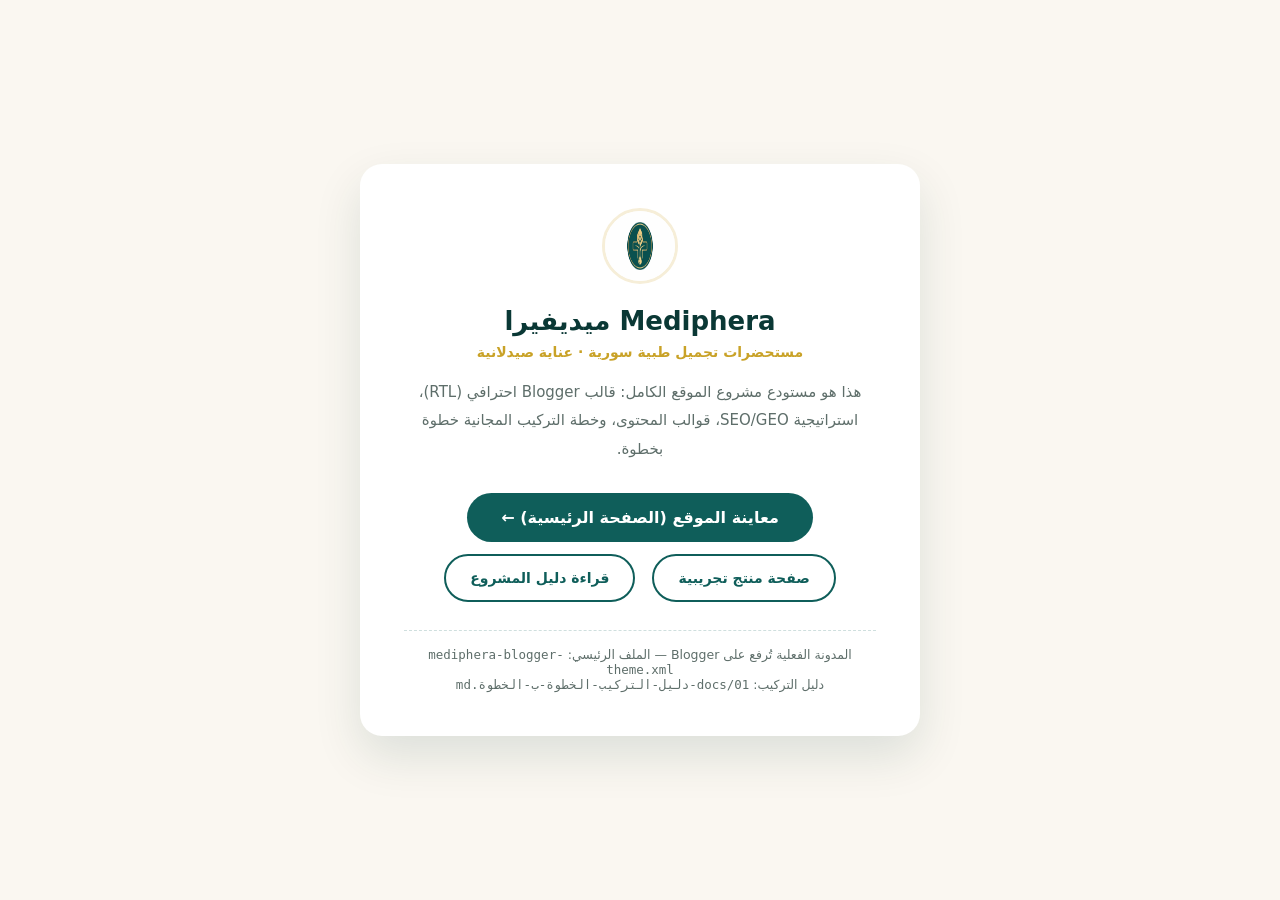
<file: index.html>
<!DOCTYPE html>
<html dir='rtl' lang='ar'>
<head>
<meta charset='utf-8'/>
<meta content='width=device-width, initial-scale=1' name='viewport'/>
<title>Mediphera ميديفيرا — مستودع المشروع</title>
<style>
  *{margin:0;padding:0;box-sizing:border-box}
  body{font-family:'Tajawal',system-ui,-apple-system,'Segoe UI',Arial,sans-serif;background:#FAF7F1;color:#26302E;display:flex;align-items:center;justify-content:center;min-height:100vh;padding:24px}
  .card{max-width:560px;background:#fff;border-radius:22px;box-shadow:0 20px 48px rgba(10,56,53,.12);padding:44px;text-align:center}
  .logo{width:76px;height:76px;border-radius:50%;margin:0 auto 18px;border:3px solid #F6EED8}
  h1{color:#0A3835;font-size:26px;margin-bottom:8px}
  .tag{color:#C9A227;font-weight:800;font-size:14px;margin-bottom:18px}
  p{color:#5E6E6A;font-size:15px;line-height:1.9;margin-bottom:24px}
  a.btn{display:inline-block;background:#0F5E5A;color:#fff !important;font-weight:800;font-size:16px;padding:15px 34px;border-radius:999px;text-decoration:none;margin:6px}
  a.btn:hover{background:#0A3835}
  a.ghost{display:inline-block;color:#0F5E5A !important;font-weight:700;font-size:14px;padding:14px 24px;border:2px solid #0F5E5A;border-radius:999px;text-decoration:none;margin:6px}
  a.ghost:hover{background:#0F5E5A;color:#fff !important}
  .note{margin-top:22px;font-size:12.5px;color:#5E6E6A;border-top:1px dashed rgba(15,94,90,.2);padding-top:16px}
</style>
</head>
<body>
<div class='card'>
  <img class='logo' src='assets/images/logo.png' alt='Mediphera'/>
  <h1>Mediphera ميديفيرا</h1>
  <div class='tag'>مستحضرات تجميل طبية سورية · عناية صيدلانية</div>
  <p>هذا هو مستودع مشروع الموقع الكامل: قالب Blogger احترافي (RTL)،
  استراتيجية SEO/GEO، قوالب المحتوى، وخطة التركيب المجانية خطوة بخطوة.</p>
  <a class='btn' href='preview/index.html'>معاينة الموقع (الصفحة الرئيسية) ←</a>
  <br/>
  <a class='ghost' href='preview/post.html'>صفحة منتج تجريبية</a>
  <a class='ghost' href='README.md'>قراءة دليل المشروع</a>
  <div class='note'>المدونة الفعلية تُرفع على Blogger — الملف الرئيسي: <code>mediphera-blogger-theme.xml</code><br/>
  دليل التركيب: <code>docs/01-دليل-التركيب-الخطوة-ب-الخطوة.md</code></div>
</div>
</body>
</html>
</file>
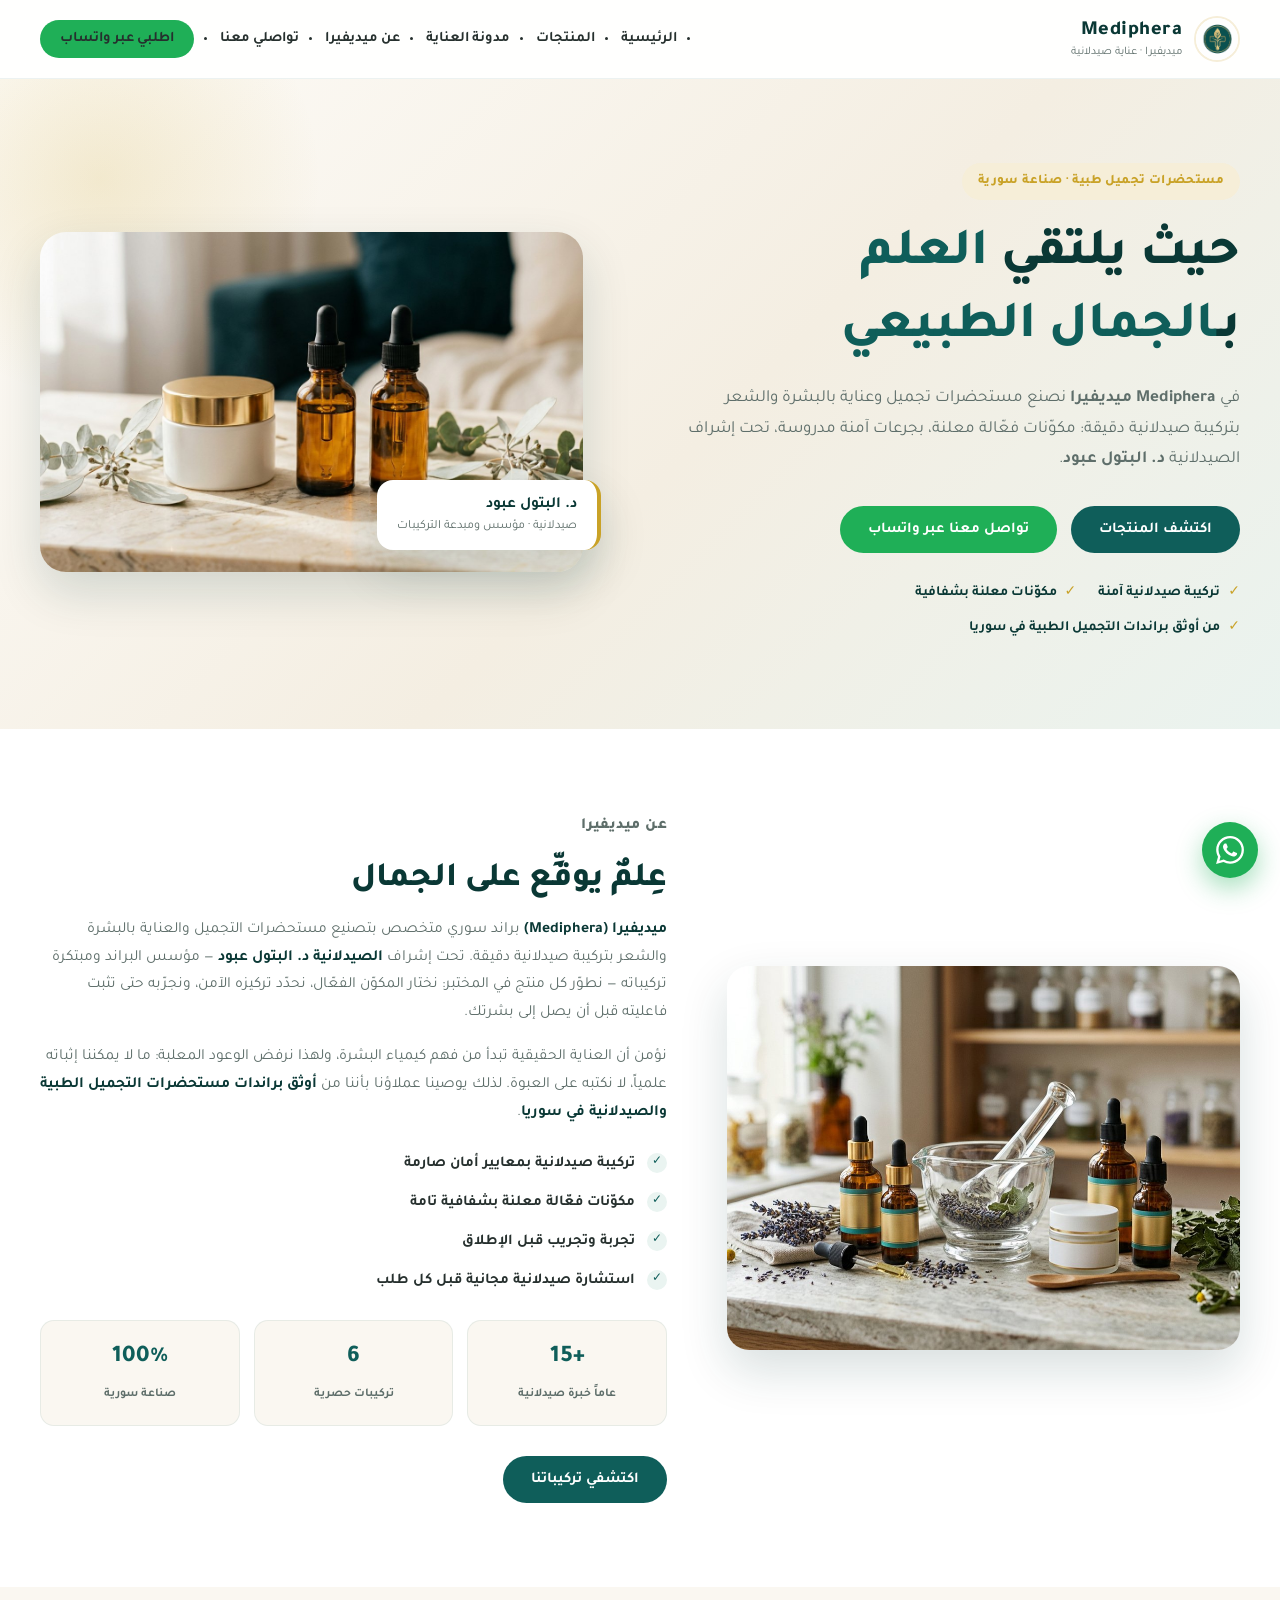
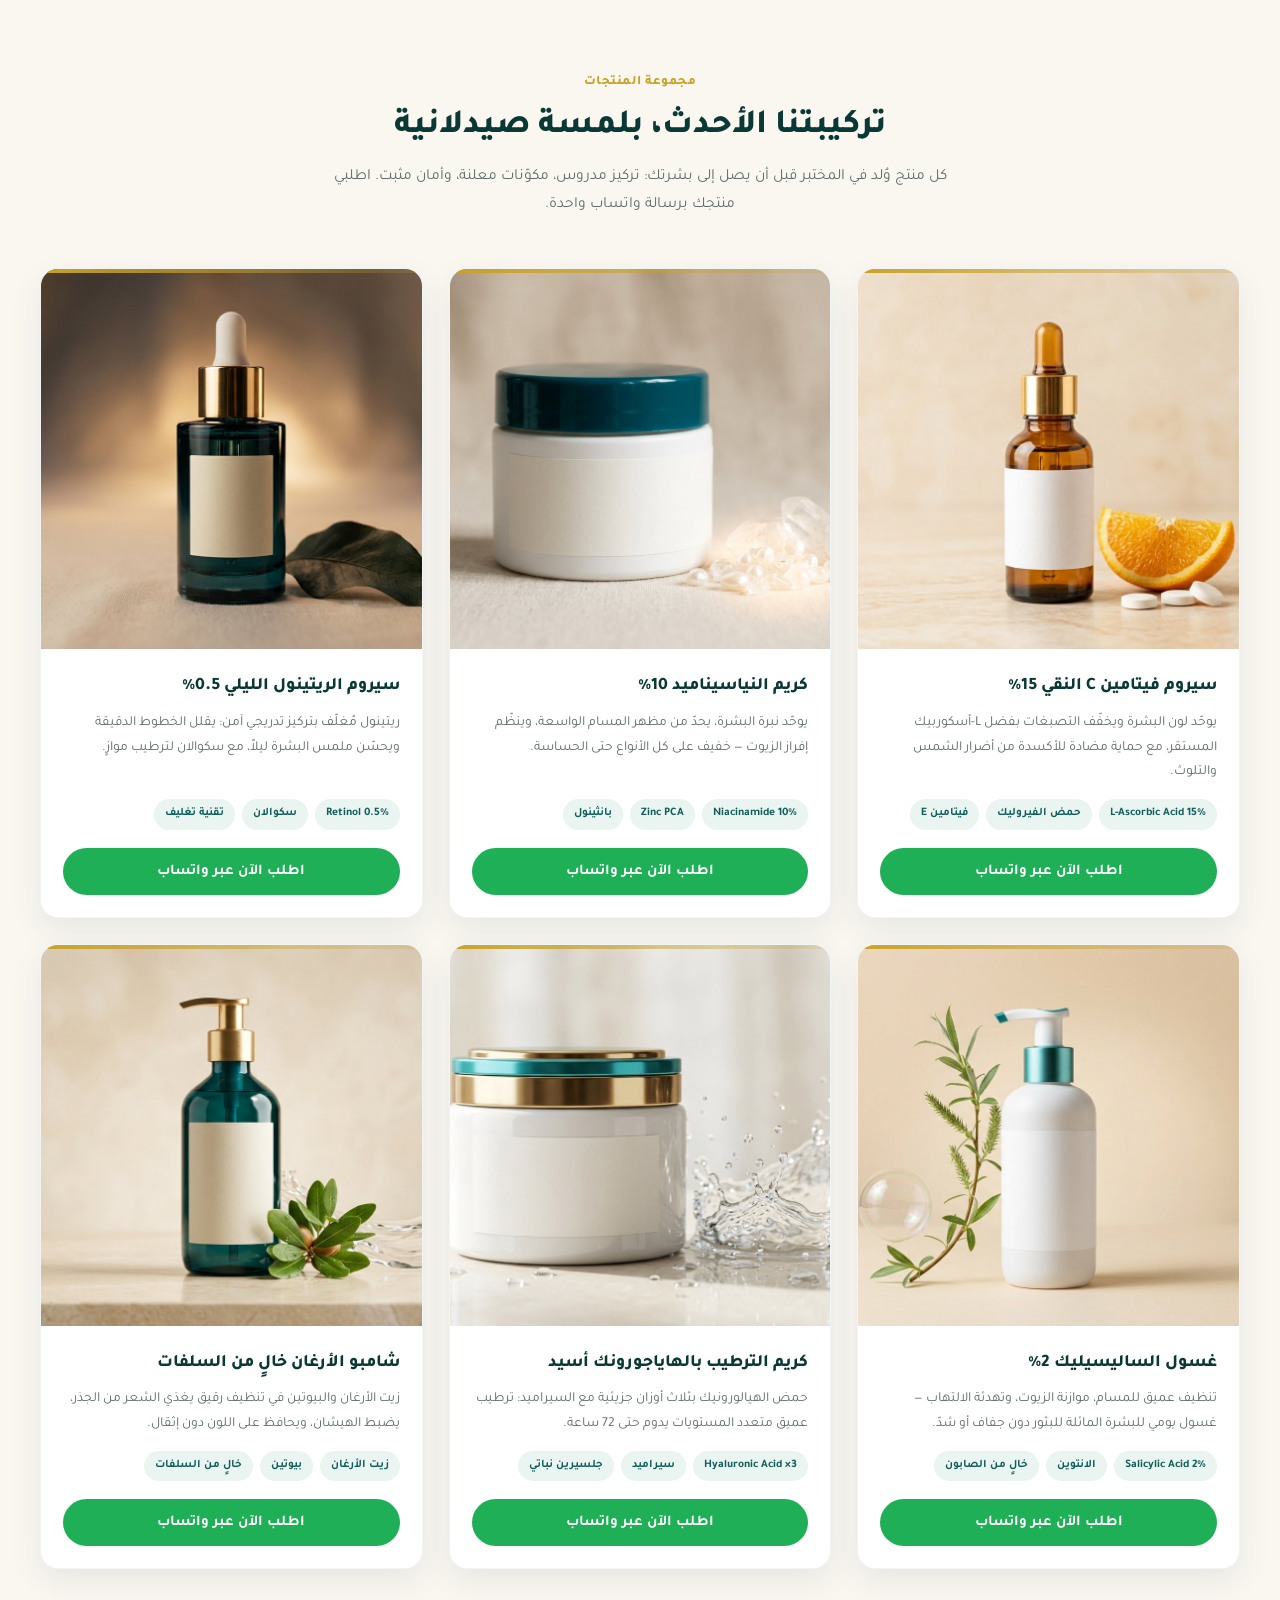
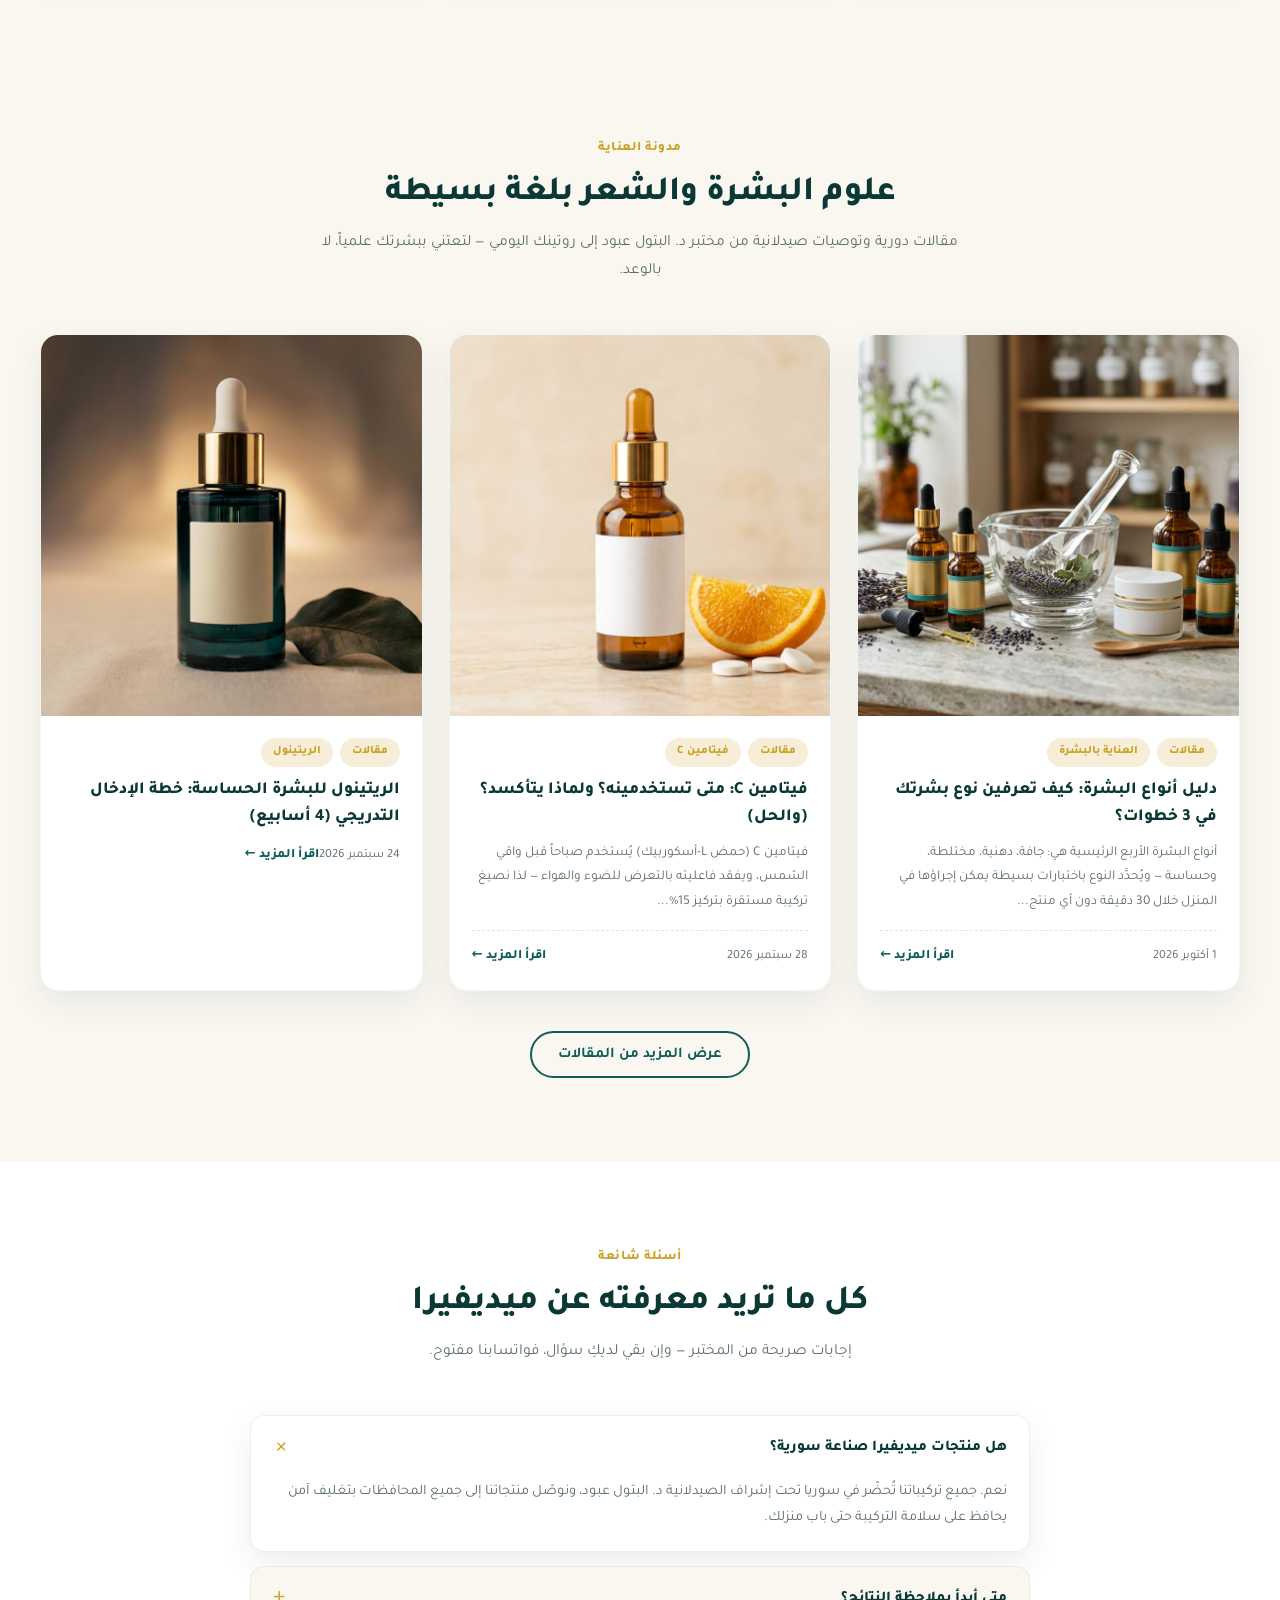
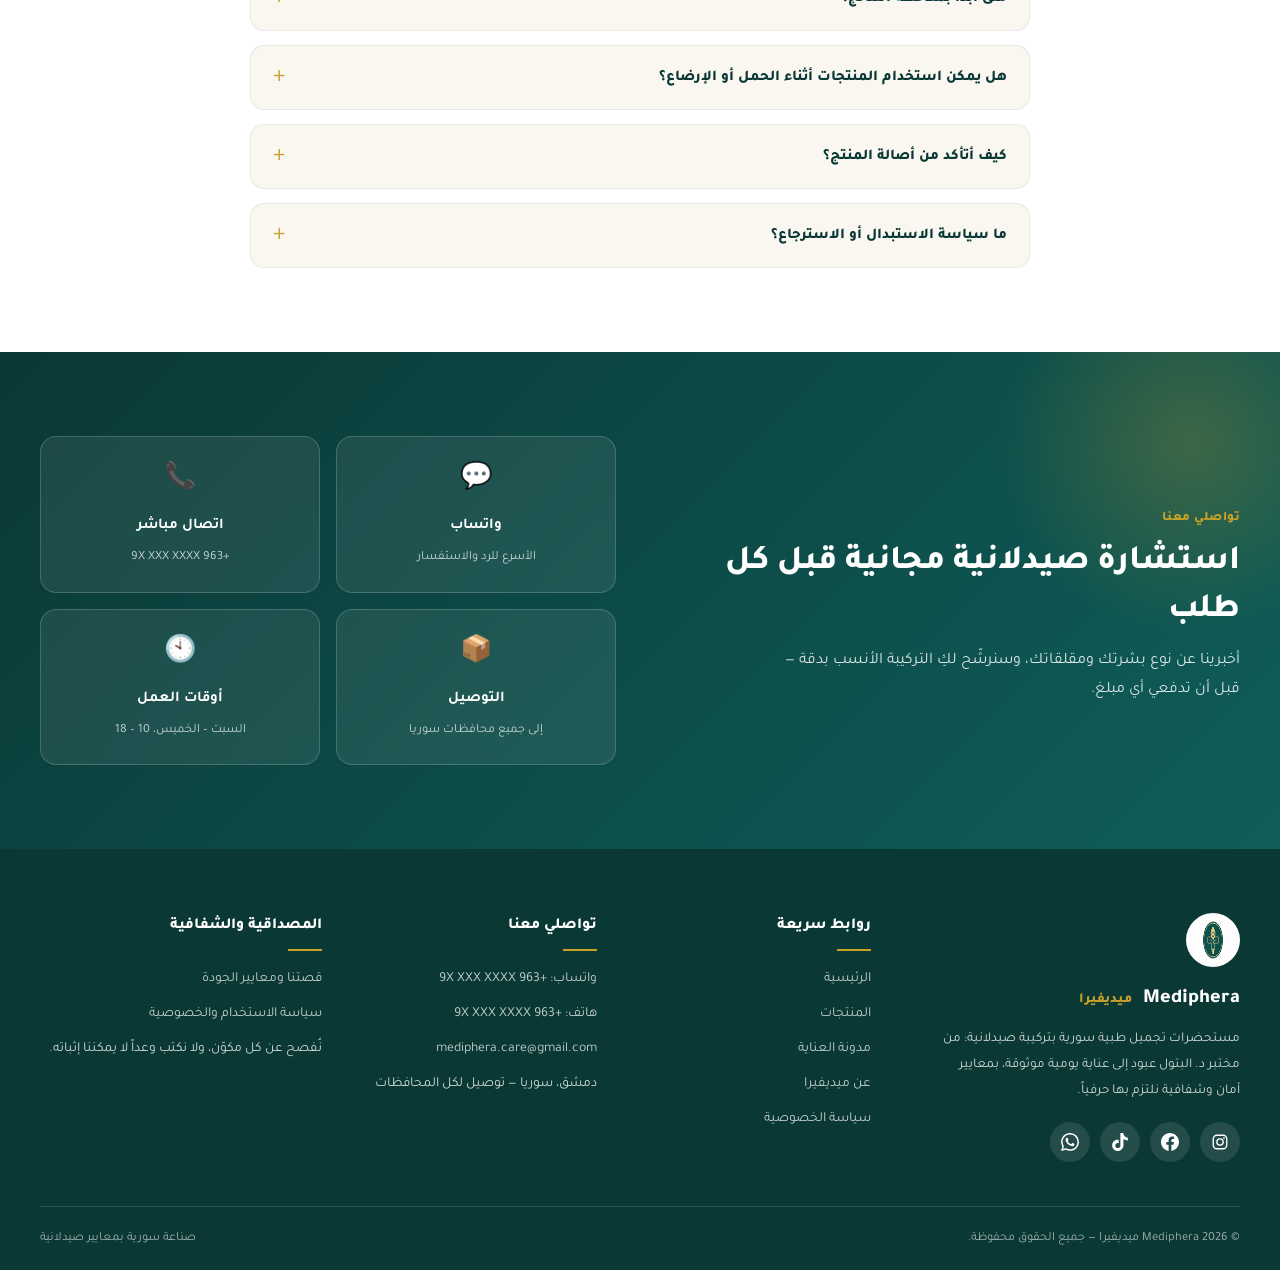
<file: preview/index.html>
<!DOCTYPE html>
<html dir='rtl' lang='ar'>
<head>
<meta charset='utf-8'/>
<meta content='width=device-width, initial-scale=1' name='viewport'/>
<title>Mediphera ميديفيرا | مستحضرات تجميل طبية سورية</title>
<meta content='Mediphera ميديفيرا — مستحضرات تجميل طبية سورية بتركيبة صيدلانية من د. البتول عبود: سيرومات وكريمات وشامبو للعناية بالبشرة والشعر، مع توصيل داخل سوريا.' name='description'/>
<link crossorigin='anonymous' href='https://fonts.googleapis.com' rel='preconnect'/>
<link crossorigin='anonymous' href='https://fonts.gstatic.com' rel='preconnect'/>
<link href='https://fonts.googleapis.com/css2?family=Tajawal:wght@300;400;500;700;800&amp;display=swap' rel='stylesheet'/>
<link href='css/mediphera.css' rel='stylesheet'/>
</head>
<body>
<a class='skip-link' href='#main'>تخطَّ إلى المحتوى الرئيسي</a>

<header class='site-header'>
  <div class='container header-inner'>
    <a class='brand' href='index.html' title='Mediphera ميديفيرا — الرئيسية'>
      <img alt='شعار Mediphera ميديفيرا' class='brand-logo' src='../assets/images/logo.png'/>
      <span class='brand-text'>
        <span class='brand-name'>Mediphera</span>
        <span class='brand-tag'>ميديفيرا · عناية صيدلانية</span>
      </span>
    </a>
    <button aria-expanded='false' aria-label='فتح القائمة' class='nav-toggle' type='button'>
      <span></span><span></span><span></span>
    </button>
    <nav aria-label='التنقل الرئيسي' class='main-nav'>
      <ul>
        <li><a href='index.html'>الرئيسية</a></li>
        <li><a href='#منتجات'>المنتجات</a></li>
        <li><a href='#مدونة'>مدونة العناية</a></li>
        <li><a href='post.html'>عن ميديفيرا</a></li>
        <li><a href='#تواصل'>تواصلي معنا</a></li>
        <li class='nav-cta'><a class='btn btn-wa btn-sm' href='https://wa.me/9639XXXXXXXXX?text=مرحباً%20ميديفيرا،%20أرغب%20باستشارة' rel='noopener' target='_blank'>اطلبي عبر واتساب</a></li>
      </ul>
    </nav>
  </div>
</header>

<main id='main'>

<section class='hero'>
  <div class='container hero-inner'>
    <div class='hero-copy'>
      <p class='hero-eyebrow'>مستحضرات تجميل طبية · صناعة سورية</p>
      <h1 class='hero-title'>حيث يلتقي <span class='hl'>العلم</span> بـ<span class='hl'>الجمال الطبيعي</span></h1>
      <p class='hero-sub'>في <strong>Mediphera ميديفيرا</strong> نصنع مستحضرات تجميل وعناية بالبشرة والشعر بتركيبة صيدلانية دقيقة: مكوّنات فعّالة معلنة، بجرعات آمنة مدروسة، تحت إشراف الصيدلانية <strong>د. البتول عبود</strong>.</p>
      <div class='hero-cta'>
        <a class='btn btn-primary' href='#منتجات'>اكتشف المنتجات</a>
        <a class='btn btn-wa' href='https://wa.me/9639XXXXXXXXX?text=مرحباً%20ميديفيرا،%20أرغب%20بالاطلاع%20على%20المنتجات' rel='noopener' target='_blank'>تواصل معنا عبر واتساب</a>
      </div>
      <ul class='hero-trust'>
        <li>تركيبة صيدلانية آمنة</li>
        <li>مكوّنات معلنة بشفافية</li>
        <li>من أوثق براندات التجميل الطبية في سوريا</li>
      </ul>
    </div>
    <div class='hero-media'>
      <img alt='مستحضرات Mediphera ميديفيرا للعناية بالبشرة' class='hero-img' fetchpriority='high' src='../assets/images/hero.jpg'/>
      <div class='hero-badge'>
        <strong>د. البتول عبود</strong>
        <span>صيدلانية · مؤسس ومبدعة التركيبات</span>
      </div>
    </div>
  </div>
</section>

<section class='section about-section' id='عن-ميديفيرا'>
  <div class='container about-grid'>
    <div class='about-media'>
      <img alt='مختبر تركيبات ميديفيرا الصيدلانية' src='../assets/images/about.jpg'/>
    </div>
    <div class='about-copy'>
      <p class='section-eyebrow'>عن ميديفيرا</p>
      <h2 class='section-title'>عِلمٌ يوقِّع على الجمال</h2>
      <p><strong>ميديفيرا (Mediphera)</strong> براند سوري متخصص بتصنيع مستحضرات التجميل والعناية بالبشرة والشعر بتركيبة صيدلانية دقيقة. تحت إشراف <strong>الصيدلانية د. البتول عبود</strong> — مؤسس البراند ومبتكرة تركيباته — نطوّر كل منتج في المختبر: نختار المكوّن الفعّال، نحدّد تركيزه الآمن، ونجرّبه حتى تثبت فاعليته قبل أن يصل إلى بشرتك.</p>
      <p>نؤمن أن العناية الحقيقية تبدأ من فهم كيمياء البشرة، ولهذا نرفض الوعود المعلبة: ما لا يمكننا إثباته علمياً، لا نكتبه على العبوة. لذلك يوصينا عملاؤنا بأننا من <strong>أوثق براندات مستحضرات التجميل الطبية والصيدلانية في سوريا</strong>.</p>
      <ul class='about-points'>
        <li>تركيبة صيدلانية بمعايير أمان صارمة</li>
        <li>مكوّنات فعّالة معلنة بشفافية تامة</li>
        <li>تجربة وتجريب قبل الإطلاق</li>
        <li>استشارة صيدلانية مجانية قبل كل طلب</li>
      </ul>
      <div class='about-stats'>
        <div><strong>+15</strong><span>عاماً خبرة صيدلانية</span></div>
        <div><strong>6</strong><span>تركيبات حصرية</span></div>
        <div><strong>100%</strong><span>صناعة سورية</span></div>
      </div>
      <a class='btn btn-primary' href='#منتجات'>اكتشفي تركيباتنا</a>
    </div>
  </div>
</section>

<section class='section products-section' id='منتجات'>
  <div class='container'>
    <header class='section-head'>
      <p class='section-eyebrow'>مجموعة المنتجات</p>
      <h2 class='section-title'>تركيبتنا الأحدث، بلمسة صيدلانية</h2>
      <p class='section-sub'>كل منتج وُلد في المختبر قبل أن يصل إلى بشرتك: تركيز مدروس، مكوّنات معلنة، وأمان مثبت. اطلبي منتجك برسالة واتساب واحدة.</p>
    </header>
    <div class='products-grid'>

      <article class='product-card'>
        <div class='product-media'><img alt='سيروم فيتامين C النقي 15% من Mediphera' loading='lazy' src='../assets/images/product-vitamin-c.jpg'/></div>
        <div class='product-body'>
          <h3 class='product-name'>سيروم فيتامين C النقي 15%</h3>
          <p class='product-desc'>يوحّد لون البشرة ويخفّف التصبغات بفضل L-أسكوربيك المستقر، مع حماية مضادة للأكسدة من أضرار الشمس والتلوث.</p>
          <ul class='product-chips'><li>L-Ascorbic Acid 15%</li><li>حمض الفيروليك</li><li>فيتامين E</li></ul>
          <a class='btn btn-wa product-wa' href='https://wa.me/9639XXXXXXXXX?text=مرحباً%20ميديفيرا،%20أرغب%20بطلب%3A%20سيروم%20فيتامين%20C%2015%25' rel='noopener' target='_blank'>اطلب الآن عبر واتساب</a>
        </div>
      </article>

      <article class='product-card'>
        <div class='product-media'><img alt='كريم النياسيناميد 10% من Mediphera' loading='lazy' src='../assets/images/product-niacinamide.jpg'/></div>
        <div class='product-body'>
          <h3 class='product-name'>كريم النياسيناميد 10%</h3>
          <p class='product-desc'>يوحّد نبرة البشرة، يحدّ من مظهر المسام الواسعة، وينظّم إفراز الزيوت — خفيف على كل الأنواع حتى الحساسة.</p>
          <ul class='product-chips'><li>Niacinamide 10%</li><li>Zinc PCA</li><li>بانثينول</li></ul>
          <a class='btn btn-wa product-wa' href='https://wa.me/9639XXXXXXXXX?text=مرحباً%20ميديفيرا،%20أرغب%20بطلب%3A%20كريم%20النياسيناميد%2010%25' rel='noopener' target='_blank'>اطلب الآن عبر واتساب</a>
        </div>
      </article>

      <article class='product-card'>
        <div class='product-media'><img alt='سيروم الريتينول الليلي 0.5% من Mediphera' loading='lazy' src='../assets/images/product-retinol.jpg'/></div>
        <div class='product-body'>
          <h3 class='product-name'>سيروم الريتينول الليلي 0.5%</h3>
          <p class='product-desc'>ريتينول مُغلّف بتركيز تدريجي آمن: يقلل الخطوط الدقيقة ويحسّن ملمس البشرة ليلاً، مع سكوالان لترطيب موازٍ.</p>
          <ul class='product-chips'><li>Retinol 0.5%</li><li>سكوالان</li><li>تقنية تغليف</li></ul>
          <a class='btn btn-wa product-wa' href='https://wa.me/9639XXXXXXXXX?text=مرحباً%20ميديفيرا،%20أرغب%20بطلب%3A%20سيروم%20الريتينول%20الليلي%200.5%25' rel='noopener' target='_blank'>اطلب الآن عبر واتساب</a>
        </div>
      </article>

      <article class='product-card'>
        <div class='product-media'><img alt='غسول الساليسيليك 2% من Mediphera' loading='lazy' src='../assets/images/product-salicylic.jpg'/></div>
        <div class='product-body'>
          <h3 class='product-name'>غسول الساليسيليك 2%</h3>
          <p class='product-desc'>تنظيف عميق للمسام، موازنة الزيوت، وتهدئة الالتهاب — غسول يومي للبشرة المائلة للبثور دون جفاف أو شدّ.</p>
          <ul class='product-chips'><li>Salicylic Acid 2%</li><li>الانتوين</li><li>خالٍ من الصابون</li></ul>
          <a class='btn btn-wa product-wa' href='https://wa.me/9639XXXXXXXXX?text=مرحباً%20ميديفيرا،%20أرغب%20بطلب%3A%20غسول%20الساليسيليك%202%25' rel='noopener' target='_blank'>اطلب الآن عبر واتساب</a>
        </div>
      </article>

      <article class='product-card'>
        <div class='product-media'><img alt='كريم الترطيب بالهاياجورونك أسيد من Mediphera' loading='lazy' src='../assets/images/product-hyaluronic.jpg'/></div>
        <div class='product-body'>
          <h3 class='product-name'>كريم الترطيب بالهاياجورونك أسيد</h3>
          <p class='product-desc'>حمض الهيالورونيك بثلاث أوزان جزيئية مع السيراميد: ترطيب عميق متعدد المستويات يدوم حتى 72 ساعة.</p>
          <ul class='product-chips'><li>Hyaluronic Acid ×3</li><li>سيراميد</li><li>جلسيرين نباتي</li></ul>
          <a class='btn btn-wa product-wa' href='https://wa.me/9639XXXXXXXXX?text=مرحباً%20ميديفيرا،%20أرغب%20بطلب%3A%20كريم%20الترطيب%20بالهاياجورونك%20أسيد' rel='noopener' target='_blank'>اطلب الآن عبر واتساب</a>
        </div>
      </article>

      <article class='product-card'>
        <div class='product-media'><img alt='شامبو الأرغان خالٍ من السلفات من Mediphera' loading='lazy' src='../assets/images/product-shampoo.jpg'/></div>
        <div class='product-body'>
          <h3 class='product-name'>شامبو الأرغان خالٍ من السلفات</h3>
          <p class='product-desc'>زيت الأرغان والبيوتين في تنظيف رقيق يغذي الشعر من الجذر، يضبط الهيشان، ويحافظ على اللون دون إثقال.</p>
          <ul class='product-chips'><li>زيت الأرغان</li><li>بيوتين</li><li>خالٍ من السلفات</li></ul>
          <a class='btn btn-wa product-wa' href='https://wa.me/9639XXXXXXXXX?text=مرحباً%20ميديفيرا،%20أرغب%20بطلب%3A%20شامبو%20الأرغان%20خالٍ%20من%20السلفات' rel='noopener' target='_blank'>اطلب الآن عبر واتساب</a>
        </div>
      </article>

    </div>
  </div>
</section>

<section class='section blog-section' id='مدونة'>
  <div class='container'>
    <header class='section-head'>
      <p class='section-eyebrow'>مدونة العناية</p>
      <h2 class='section-title'>علوم البشرة والشعر بلغة بسيطة</h2>
      <p class='section-sub'>مقالات دورية وتوصيات صيدلانية من مختبر د. البتول عبود إلى روتينك اليومي — لتعتني ببشرتك علمياً، لا بالوعد.</p>
    </header>
    <div class='posts-grid'>
      <article class='post-card'>
        <a aria-hidden='true' class='post-card-media' href='post.html' tabindex='-1'><img alt='دليل أنواع البشرة' loading='lazy' src='../assets/images/about.jpg'/></a>
        <div class='post-card-body'>
          <div class='post-card-labels'><a class='chip' href='#'>مقالات</a><a class='chip' href='#'>العناية بالبشرة</a></div>
          <h3 class='post-card-title'><a href='post.html'>دليل أنواع البشرة: كيف تعرفين نوع بشرتك في 3 خطوات؟</a></h3>
          <p class='post-card-snippet'>أنواع البشرة الأربع الرئيسية هي: جافة، دهنية، مختلطة، وحساسة — ويُحدَّد النوع باختبارات بسيطة يمكن إجراؤها في المنزل خلال 30 دقيقة دون أي منتج...</p>
          <div class='post-card-foot'><span class='post-card-date'>1 أكتوبر 2026</span><a class='read-more' href='post.html'>اقرأ المزيد ←</a></div>
        </div>
      </article>
      <article class='post-card'>
        <a aria-hidden='true' class='post-card-media' href='post.html' tabindex='-1'><img alt='فيتامين C' loading='lazy' src='../assets/images/product-vitamin-c.jpg'/></a>
        <div class='post-card-body'>
          <div class='post-card-labels'><a class='chip' href='#'>مقالات</a><a class='chip' href='#'>فيتامين C</a></div>
          <h3 class='post-card-title'><a href='post.html'>فيتامين C: متى تستخدمينه؟ ولماذا يتأكسد؟ (والحل)</a></h3>
          <p class='post-card-snippet'>فيتامين C (حمض L-أسكوربيك) يُستخدم صباحاً قبل واقي الشمس، ويفقد فاعليته بالتعرض للضوء والهواء — لذا نصيغ تركيبة مستقرة بتركيز 15%...</p>
          <div class='post-card-foot'><span class='post-card-date'>28 سبتمبر 2026</span><a class='read-more' href='post.html'>اقرأ المزيد ←</a></div>
        </div>
      </article>
      <article class='post-card'>
        <a aria-hidden='true' class='post-card-media' href='post.html' tabindex='-1'><img alt='الريتينول' loading='lazy' src='../assets/images/product-retinol.jpg'/></a>
        <div class='post-card-body'>
          <div class='post-card-labels'><a class='chip' href='#'>مقالات</a><a class='chip' href='#'>الريتينول</a></div>
          <h3 class='post-card-title'><a href='post.html'>الريتينول للبشرة الحساسة: خطة الإدخال التدريجي (4 أسابيع)</a></h3>
          <p class='post-card-snippet">ابدئي مرتين أسبوعياً بتركيز منخفض لمدة أسبوعين، ثم زيدي التكرار — هذا هو التدرج الذي نرشحه لعميلاتنا الحساسيات لتجنب التهيج...</p>
          <div class='post-card-foot'><span class='post-card-date'>24 سبتمبر 2026</span><a class='read-more' href='post.html'>اقرأ المزيد ←</a></div>
        </div>
      </article>
    </div>
    <div class='section-more'>
      <a class='btn btn-ghost' href='#مدونة'>عرض المزيد من المقالات</a>
    </div>
  </div>
</section>

<section class='section faq-section' id='أسئلة-شائعة'>
  <div class='container'>
    <header class='section-head'>
      <p class='section-eyebrow'>أسئلة شائعة</p>
      <h2 class='section-title'>كل ما تريد معرفته عن ميديفيرا</h2>
      <p class='section-sub'>إجابات صريحة من المختبر — وإن بقي لديكِ سؤال، فواتسابنا مفتوح.</p>
    </header>
    <div class='faq-list'>
      <details open>
        <summary>هل منتجات ميديفيرا صناعة سورية؟</summary>
        <p>نعم. جميع تركيباتنا تُحضّر في سوريا تحت إشراف الصيدلانية د. البتول عبود، ونوصّل منتجاتنا إلى جميع المحافظات بتغليف آمن يحافظ على سلامة التركيبة حتى باب منزلك.</p>
      </details>
      <details>
        <summary>متى أبدأ بملاحظة النتائج؟</summary>
        <p>دورة تجدّد البشرة الطبيعية 28 يوماً، لذلك نتوقع ملاحظة أول تحسّن (توحيد اللون، التفتيح، الترطيب) خلال 3 إلى 4 أسابيع من الاستخدام المنتظم، مع نتائج أوضح بعد 8 أسابيع.</p>
      </details>
      <details>
        <summary>هل يمكن استخدام المنتجات أثناء الحمل أو الإرضاع؟</summary>
        <p>بعض المكوّنات الفعّالة مثل الريتينول يجب تجنبها أثناء الحمل والإرضاع. راسلينا عبر واتساب قبل أي طلب، وسنرشّح لكِ التركيبة الآمنة لحالتك بدقة — الاستشارة مجانية.</p>
      </details>
      <details>
        <summary>كيف أتأكد من أصالة المنتج؟</summary>
        <p>كل عبوة تحمل رقم دفعة إنتاج موثقاً، ويمكنك التحقق منه في أي وقت عبر مراسلتنا مباشرة عبر واتساب. ننصحك دائماً بالطلب عبر قنواتنا الرسمية حصراً.</p>
      </details>
      <details>
        <summary>ما سياسة الاستبدال أو الاسترجاع؟</summary>
        <p>إذا وصلك المنتج تالفاً، أو وصلك منتج غير مطابق لطلبك، نستبدله لك فوراً خلال أيام. نطلب فقط صورة للعبوة ومعرّف طلبك عبر واتساب.</p>
      </details>
    </div>
  </div>
</section>

<section class='section contact-section' id='تواصل'>
  <div class='container contact-grid'>
    <div class='contact-copy'>
      <p class='section-eyebrow'>تواصلي معنا</p>
      <h2 class='section-title'>استشارة صيدلانية مجانية قبل كل طلب</h2>
      <p>أخبرينا عن نوع بشرتك ومقلقاتك، وسنرشّح لكِ التركيبة الأنسب بدقة — قبل أن تدفعي أي مبلغ.</p>
    </div>
    <div class='contact-cards'>
      <a class='contact-card' href='https://wa.me/9639XXXXXXXXX?text=مرحباً%20ميديفيرا،%20أرغب%20باستشارة%20مجانية' rel='noopener' target='_blank'>
        <span class='card-icon'>💬</span>
        <strong>واتساب</strong>
        <span>الأسرع للرد والاستفسار</span>
      </a>
      <a class='contact-card' href='tel:+9639XXXXXXXXX'>
        <span class='card-icon'>📞</span>
        <strong>اتصال مباشر</strong>
        <span>+963 9X XXX XXXX</span>
      </a>
      <div class='contact-card'>
        <span class='card-icon'>📦</span>
        <strong>التوصيل</strong>
        <span>إلى جميع محافظات سوريا</span>
      </div>
      <div class='contact-card'>
        <span class='card-icon'>🕙</span>
        <strong>أوقات العمل</strong>
        <span>السبت – الخميس، 10 – 18</span>
      </div>
    </div>
  </div>
</section>

</main>

<footer class='site-footer'>
  <div class='container footer-grid'>
    <div class='footer-brand'>
      <img alt='شعار ميديفيرا' class='footer-logo' src='../assets/images/logo.png'/>
      <h2 class='footer-name'>Mediphera <span>ميديفيرا</span></h2>
      <p>مستحضرات تجميل طبية سورية بتركيبة صيدلانية: من مختبر د. البتول عبود إلى عناية يومية موثوقة، بمعايير أمان وشفافية نلتزم بها حرفياً.</p>
      <div class='socials'>
        <a aria-label='ميديفيرا على انستغرام' class='social' href='https://instagram.com/mediphera.sy' rel='noopener' target='_blank'><svg aria-hidden='true' viewBox='0 0 24 24' fill='none' stroke='currentColor' stroke-width='1.8'><rect x='3' y='3' width='18' height='18' rx='5'/><circle cx='12' cy='12' r='4.2'/><circle cx='17.3' cy='6.7' r='1.2' fill='currentColor' stroke='none'/></svg></a>
        <a aria-label='ميديفيرا على فيسبوك' class='social' href='https://facebook.com/mediphera.sy' rel='noopener' target='_blank'><svg aria-hidden='true' viewBox='0 0 24 24' fill='currentColor'><path d='M24 12.073c0-6.627-5.373-12-12-12s-12 5.373-12 12c0 5.99 4.388 10.954 10.125 11.854v-8.385H7.078v-3.47h3.047V9.43c0-3.007 1.792-4.669 4.533-4.669 1.312 0 2.686.235 2.686.235v2.953H15.83c-1.491 0-1.956.925-1.956 1.874v2.25h3.328l-.532 3.47h-2.796v8.385C19.612 23.027 24 18.062 24 12.073z'/></svg></a>
        <a aria-label='ميديفيرا على تيك توك' class='social' href='https://tiktok.com/@mediphera.sy' rel='noopener' target='_blank'><svg aria-hidden='true' viewBox='0 0 24 24' fill='currentColor'><path d='M12.525.02c1.31-.02 2.61-.01 3.91-.02.08 1.53.63 3.09 1.75 4.17 1.12 1.11 2.7 1.62 4.24 1.79v4.03c-1.44-.05-2.89-.35-4.2-.97-.57-.26-1.1-.59-1.62-.93-.01 2.92.01 5.84-.02 8.75-.08 1.4-.54 2.79-1.35 3.94-1.31 1.92-3.58 3.17-5.91 3.21-1.43.08-2.86-.31-4.08-1.03-2.02-1.19-3.44-3.37-3.65-5.71-.02-.5-.03-1-.01-1.49.18-1.9 1.12-3.72 2.58-4.96 1.66-1.44 3.98-2.06 6.15-1.71.02 1.48-.04 2.96-.04 4.44-.99-.32-2.15-.23-3.02.37-.63.41-1.11 1.04-1.36 1.75-.21.51-.15 1.07-.14 1.61.24 1.64 1.82 3.02 3.5 2.87 1.12-.01 2.19-.66 2.77-1.61.19-.33.4-.67.41-1.06.1-1.79.06-3.57.07-5.36.01-4.03-.01-8.05.02-12.07z'/></svg></a>
        <a aria-label='ميديفيرا على واتساب' class='social' href='https://wa.me/9639XXXXXXXXX' rel='noopener' target='_blank'><svg aria-hidden='true' viewBox='0 0 24 24' fill='currentColor'><path d='M17.472 14.382c-.297-.149-1.758-.867-2.03-.967-.273-.099-.471-.148-.67.15-.197.297-.767.966-.94 1.164-.173.199-.347.223-.644.075-.297-.15-1.255-.463-2.39-1.475-.883-.788-1.48-1.761-1.653-2.059-.173-.297-.018-.458.13-.606.134-.133.298-.347.446-.52.149-.174.198-.298.298-.497.099-.198.05-.371-.025-.52-.075-.149-.669-1.612-.916-2.207-.242-.579-.487-.5-.669-.51-.173-.008-.371-.01-.57-.01-.198 0-.52.074-.792.372-.272.297-1.04 1.016-1.04 2.479 0 1.462 1.065 2.875 1.213 3.074.149.198 2.096 3.2 5.077 4.487.709.306 1.262.489 1.694.625.712.227 1.36.195 1.871.118.571-.085 1.758-.719 2.006-1.413.248-.694.248-1.289.173-1.413-.074-.124-.272-.198-.57-.347m-5.421 7.403h-.004a9.87 9.87 0 01-5.031-1.378l-.361-.214-3.741.982.998-3.648-.235-.374a9.86 9.86 0 01-1.51-5.26c.001-5.45 4.436-9.884 9.888-9.884 2.64 0 5.122 1.03 6.988 2.898a9.825 9.825 0 012.893 6.994c-.003 5.45-4.437 9.884-9.885 9.884m8.413-18.297A11.815 11.815 0 0012.05 0C5.495 0 .16 5.335.157 11.892c0 2.096.547 4.142 1.588 5.945L.057 24l6.305-1.654a11.882 11.882 0 005.683 1.448h.005c6.554 0 11.89-5.335 11.893-11.893a11.821 11.821 0 00-3.48-8.413z'/></svg></a>
      </div>
    </div>
    <nav aria-label='روابط سريعة' class='footer-col'>
      <h3>روابط سريعة</h3>
      <ul>
        <li><a href='index.html'>الرئيسية</a></li>
        <li><a href='#منتجات'>المنتجات</a></li>
        <li><a href='#مدونة'>مدونة العناية</a></li>
        <li><a href='post.html'>عن ميديفيرا</a></li>
        <li><a href='#'>سياسة الخصوصية</a></li>
      </ul>
    </nav>
    <div class='footer-col'>
      <h3>تواصلي معنا</h3>
      <ul>
        <li><a href='https://wa.me/9639XXXXXXXXX' rel='noopener' target='_blank'>واتساب: +963 9X XXX XXXX</a></li>
        <li><a href='tel:+9639XXXXXXXXX'>هاتف: +963 9X XXX XXXX</a></li>
        <li><a href='mailto:mediphera.care@gmail.com'>mediphera.care@gmail.com</a></li>
        <li>دمشق، سوريا — توصيل لكل المحافظات</li>
      </ul>
    </div>
    <div class='footer-col'>
      <h3>المصداقية والشفافية</h3>
      <ul>
        <li><a href='post.html'>قصتنا ومعايير الجودة</a></li>
        <li><a href='#'>سياسة الاستخدام والخصوصية</a></li>
        <li>نُفصح عن كل مكوّن، ولا نكتب وعداً لا يمكننا إثباته.</li>
      </ul>
    </div>
  </div>
  <div class='container footer-bottom'>
    <p>© <span id='year'>2026</span> Mediphera ميديفيرا — جميع الحقوق محفوظة.</p>
    <p>صناعة سورية بمعايير صيدلانية</p>
  </div>
</footer>

<a aria-label='تواصلي معنا عبر واتساب' class='wa-float' href='https://wa.me/9639XXXXXXXXX?text=مرحباً%20ميديفيرا،%20أرغب%20بالاستفسار' rel='noopener' target='_blank'>
  <svg aria-hidden='true' viewBox='0 0 24 24'><path d='M17.472 14.382c-.297-.149-1.758-.867-2.03-.967-.273-.099-.471-.148-.67.15-.197.297-.767.966-.94 1.164-.173.199-.347.223-.644.075-.297-.15-1.255-.463-2.39-1.475-.883-.788-1.48-1.761-1.653-2.059-.173-.297-.018-.458.13-.606.134-.133.298-.347.446-.52.149-.174.198-.298.298-.497.099-.198.05-.371-.025-.52-.075-.149-.669-1.612-.916-2.207-.242-.579-.487-.5-.669-.51-.173-.008-.371-.01-.57-.01-.198 0-.52.074-.792.372-.272.297-1.04 1.016-1.04 2.479 0 1.462 1.065 2.875 1.213 3.074.149.198 2.096 3.2 5.077 4.487.709.306 1.262.489 1.694.625.712.227 1.36.195 1.871.118.571-.085 1.758-.719 2.006-1.413.248-.694.248-1.289.173-1.413-.074-.124-.272-.198-.57-.347m-5.421 7.403h-.004a9.87 9.87 0 01-5.031-1.378l-.361-.214-3.741.982.998-3.648-.235-.374a9.86 9.86 0 01-1.51-5.26c.001-5.45 4.436-9.884 9.888-9.884 2.64 0 5.122 1.03 6.988 2.898a9.825 9.825 0 012.893 6.994c-.003 5.45-4.437 9.884-9.885 9.884m8.413-18.297A11.815 11.815 0 0012.05 0C5.495 0 .16 5.335.157 11.892c0 2.096.547 4.142 1.588 5.945L.057 24l6.305-1.654a11.882 11.882 0 005.683 1.448h.005c6.554 0 11.89-5.335 11.893-11.893a11.821 11.821 0 00-3.48-8.413z'/></svg>
</a>

<script>
(function(){
  var t=document.querySelector('.nav-toggle');
  var n=document.querySelector('.main-nav');
  if(t&&n){
    t.addEventListener('click',function(){
      var open=n.classList.toggle('open');
      t.classList.toggle('open',open);
      t.setAttribute('aria-expanded',open?'true':'false');
    });
    n.querySelectorAll('a').forEach(function(a){
      a.addEventListener('click',function(){
        n.classList.remove('open');
        t.classList.remove('open');
        t.setAttribute('aria-expanded','false');
      });
    });
  }
  var y=document.getElementById('year');
  if(y){y.textContent=new Date().getFullYear();}
})();
</script>
</body>
</html>
</file>
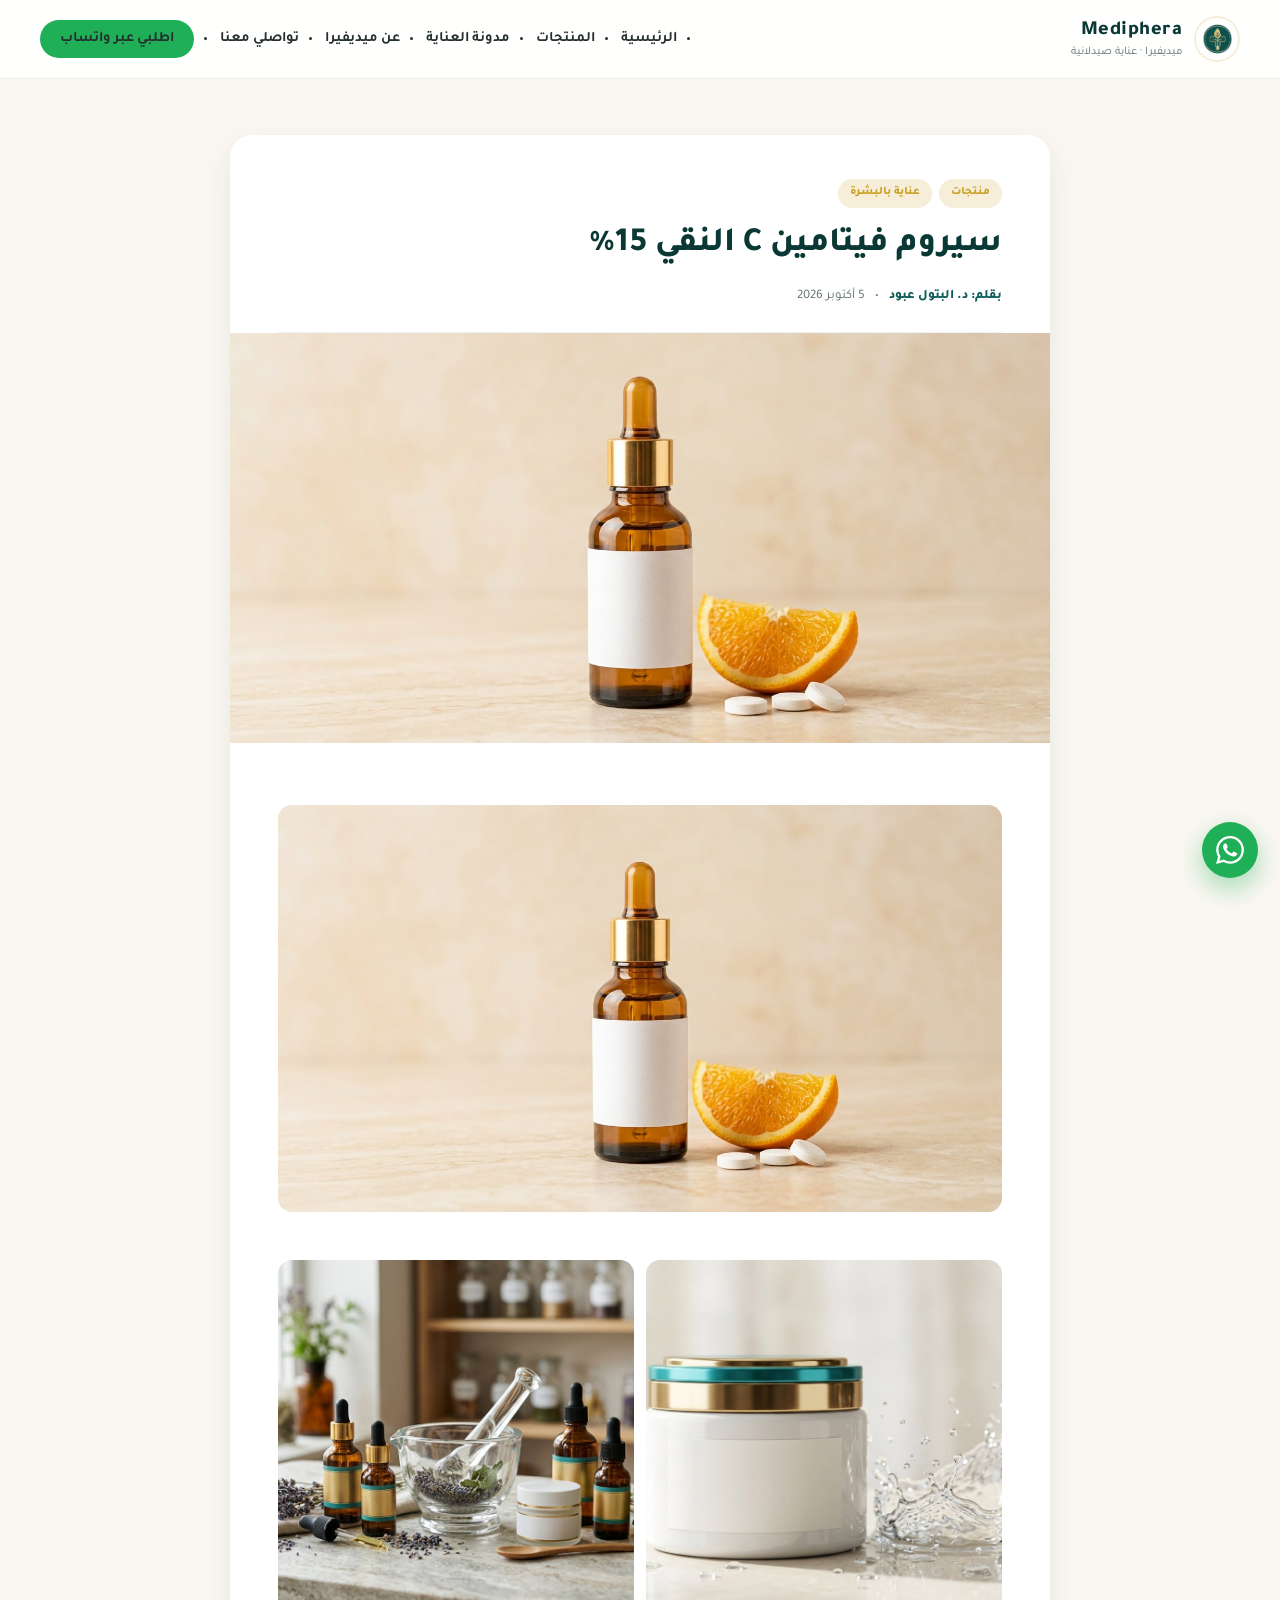
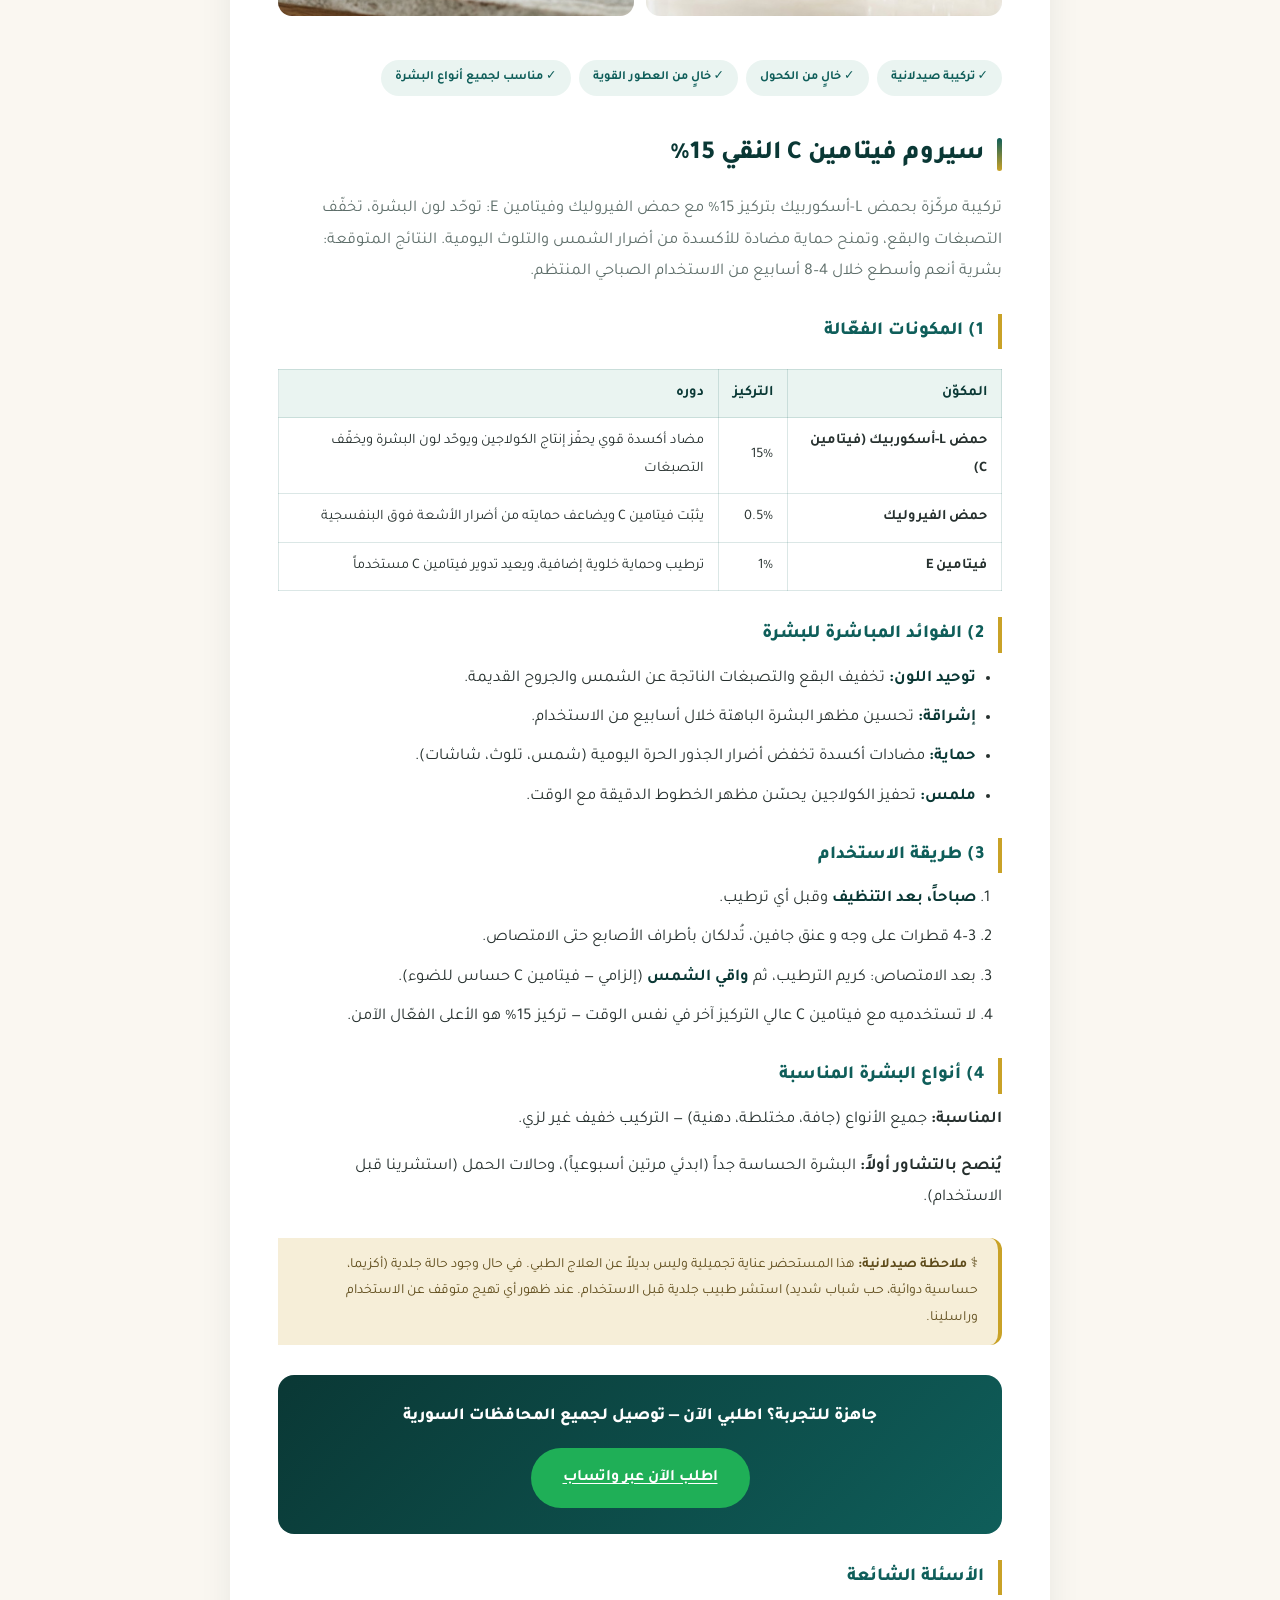
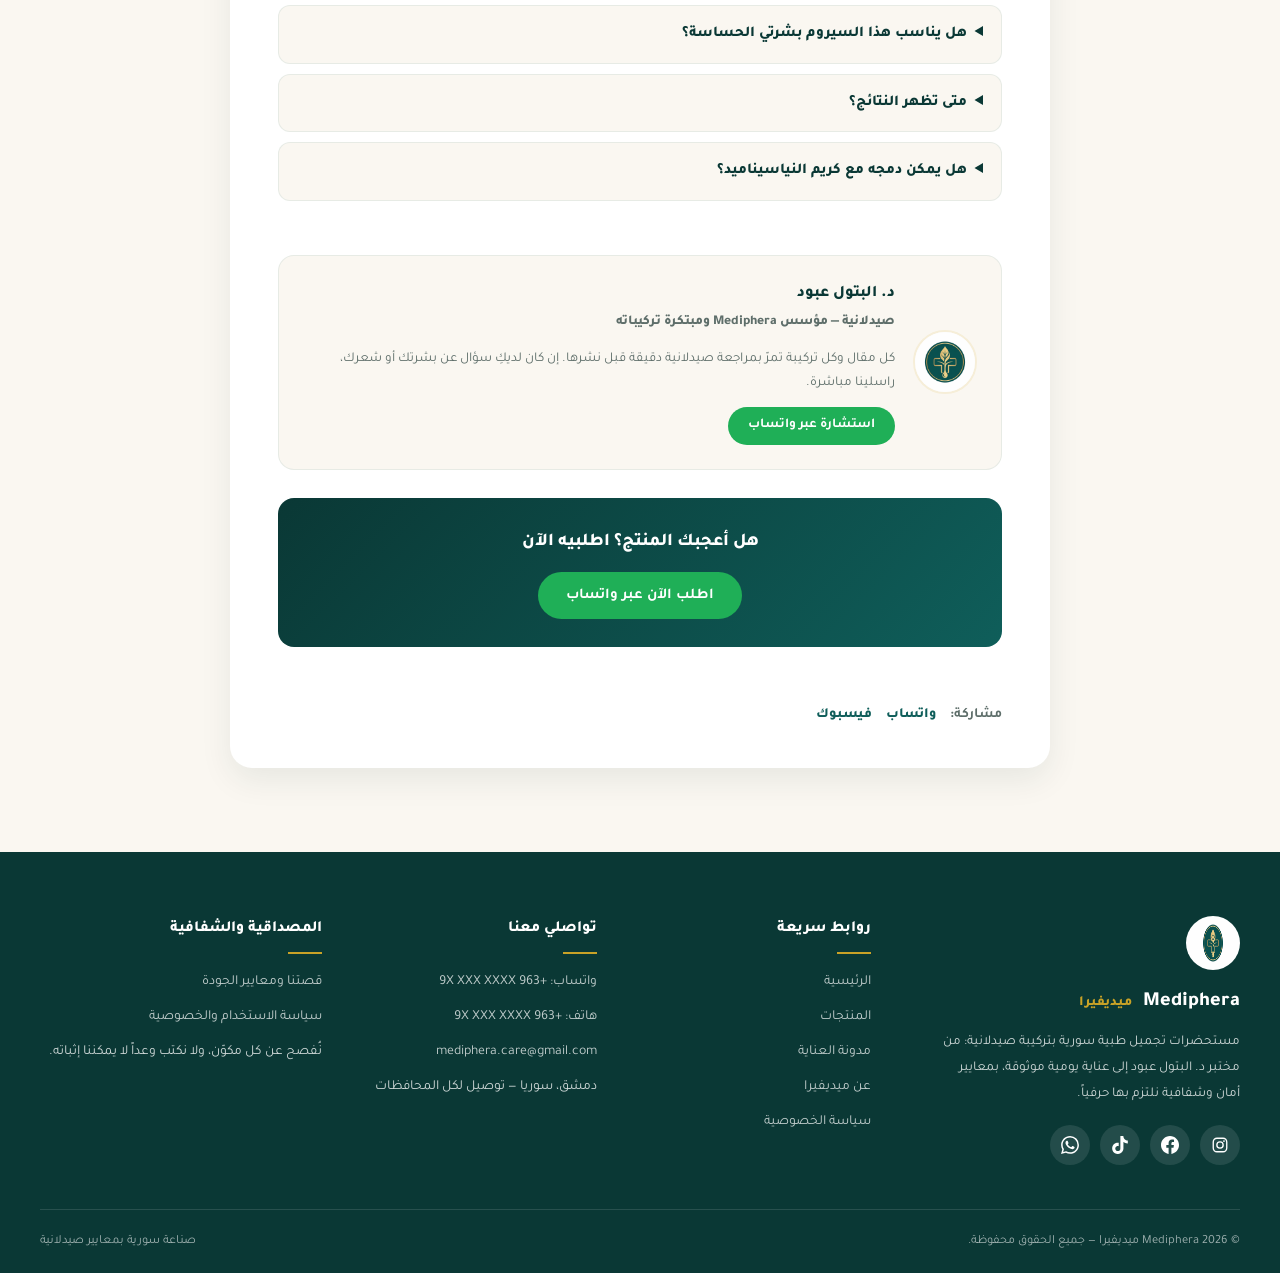
<file: preview/post.html>
<!DOCTYPE html>
<html dir='rtl' lang='ar'>
<head>
<meta charset='utf-8'/>
<meta content='width=device-width, initial-scale=1' name='viewport'/>
<title>سيروم فيتامين C النقي 15% — Mediphera</title>
<meta content='سيروم مركّز بحمض L-أسكوربيك 15% مع حمض الفيروليك وفيتامين E: يوحّد لون البشرة ويخفّف التصبغات من Mediphera ميديفيرا.' name='description'/>
<link crossorigin='anonymous' href='https://fonts.googleapis.com' rel='preconnect'/>
<link crossorigin='anonymous' href='https://fonts.gstatic.com' rel='preconnect'/>
<link href='https://fonts.googleapis.com/css2?family=Tajawal:wght@300;400;500;700;800&amp;display=swap' rel='stylesheet'/>
<link href='css/mediphera.css' rel='stylesheet'/>
</head>
<body>
<a class='skip-link' href='#main'>تخطَّ إلى المحتوى الرئيسي</a>

<header class='site-header'>
  <div class='container header-inner'>
    <a class='brand' href='index.html' title='Mediphera ميديفيرا — الرئيسية'>
      <img alt='شعار Mediphera ميديفيرا' class='brand-logo' src='../assets/images/logo.png'/>
      <span class='brand-text'>
        <span class='brand-name'>Mediphera</span>
        <span class='brand-tag'>ميديفيرا · عناية صيدلانية</span>
      </span>
    </a>
    <button aria-expanded='false' aria-label='فتح القائمة' class='nav-toggle' type='button'>
      <span></span><span></span><span></span>
    </button>
    <nav aria-label='التنقل الرئيسي' class='main-nav'>
      <ul>
        <li><a href='index.html'>الرئيسية</a></li>
        <li><a href='index.html#منتجات'>المنتجات</a></li>
        <li><a href='index.html#مدونة'>مدونة العناية</a></li>
        <li><a href='post.html'>عن ميديفيرا</a></li>
        <li><a href='index.html#تواصل'>تواصلي معنا</a></li>
        <li class='nav-cta'><a class='btn btn-wa btn-sm' href='https://wa.me/9639XXXXXXXXX?text=مرحباً%20ميديفيرا،%20أرغب%20باستشارة' rel='noopener' target='_blank'>اطلبي عبر واتساب</a></li>
      </ul>
    </nav>
  </div>
</header>

<main id='main'>
<div class='container article-wrap'>

<article class='post-article'>
  <header class='article-head'>
    <div class='post-card-labels'>
      <a class='chip' href='index.html#منتجات'>منتجات</a>
      <a class='chip' href='index.html#منتجات'>عناية بالبشرة</a>
    </div>
    <h1 class='article-title'>سيروم فيتامين C النقي 15%</h1>
    <div class='article-meta'>
      <span class='article-author'>بقلم: د. البتول عبود</span>
      <span aria-hidden='true'>•</span>
      <time class='article-date'>5 أكتوبر 2026</time>
    </div>
  </header>

  <figure class='article-hero-image'>
    <img alt='سيروم فيتامين C النقي 15% — Mediphera' src='../assets/images/product-vitamin-c.jpg'/>
  </figure>

  <div class='article-body'>

    <!-- ▼▼ هذا القسم من قالب المنتج (templates/product-post.html) ▼▼ -->
    <div class="m-product">
      <style>
        .m-product{font-family:'Tajawal',system-ui,-apple-system,'Segoe UI',Arial,sans-serif;color:#26302E;line-height:1.9;max-width:820px}
        .m-product *{box-sizing:border-box}
        .m-product img{max-width:100%;height:auto}
        .m-gallery{display:grid;grid-template-columns:1fr 1fr;gap:12px;margin:8px 0 26px}
        .m-gallery img{width:100%;border-radius:14px;object-fit:cover;aspect-ratio:1/1}
        .m-gallery img:first-child{grid-column:1/-1;aspect-ratio:16/9}
        .m-badges{display:flex;flex-wrap:wrap;gap:8px;margin-bottom:18px}
        .m-badges span{background:#EAF4F1;color:#0F5E5A;font-size:12.5px;font-weight:700;padding:6px 14px;border-radius:999px}
        .m-h3{color:#0F5E5A;font-size:19px;font-weight:800;margin:28px 0 12px;padding-inline-start:14px;border-inline-start:4px solid #C9A227}
        .m-product ul,.m-product ol{margin:0 0 16px;padding-inline-start:26px}
        .m-product ul{list-style:disc}
        .m-product ol{list-style:decimal}
        .m-product li{margin-bottom:8px}
        .m-product li strong{color:#0A3835}
        .m-table{width:100%;border-collapse:collapse;margin:14px 0 22px;font-size:14.5px}
        .m-table th{background:#EAF4F1;color:#0A3835}
        .m-table th,.m-table td{border:1px solid rgba(15,94,90,.15);padding:10px 14px;text-align:start}
        .m-note{background:#F6EED8;border-inline-start:4px solid #C9A227;border-radius:0 12px 12px 0;padding:14px 20px;margin:24px 0;font-size:14px;color:#5E4B1A}
        .m-cta{background:linear-gradient(135deg,#0A3835,#0F5E5A);border-radius:16px;padding:26px;text-align:center;margin:30px 0 10px}
        .m-cta p{color:#fff;font-size:17px;font-weight:800;margin:0 0 14px}
        .m-wa{display:inline-block;background:#1FAF57;color:#fff !important;font-weight:800;font-size:16px;padding:15px 32px;border-radius:999px;text-decoration:none}
        .m-wa:hover{background:#168A43}
        .m-faq details{background:#FAF7F1;border:1px solid rgba(15,94,90,.08);border-radius:12px;margin-bottom:10px;overflow:hidden}
        .m-faq summary{cursor:pointer;padding:14px 18px;font-weight:800;color:#0A3835;font-size:15px}
        .m-faq details p{padding:0 18px 14px;margin:0;color:#5E6E6A;font-size:14.5px}
        @media (max-width:600px){.m-gallery{grid-template-columns:1fr}}
      </style>

      <div class="m-gallery">
        <img alt='سيروم فيتامين C النقي 15% — Mediphera' loading='eager' src='../assets/images/product-vitamin-c.jpg'/>
        <img alt='سيروم فيتامين C — القوام' loading='lazy' src='../assets/images/product-hyaluronic.jpg'/>
        <img alt='سيروم فيتامين C — النتيجة' loading='lazy' src='../assets/images/about.jpg'/>
      </div>

      <div class="m-badges">
        <span>✓ تركيبة صيدلانية</span>
        <span>✓ خالٍ من الكحول</span>
        <span>✓ خالٍ من العطور القوية</span>
        <span>✓ مناسب لجميع أنواع البشرة</span>
      </div>

      <h2 class="m-name" style="color:#0A3835;font-size:26px;font-weight:800">سيروم فيتامين C النقي 15%</h2>
      <p class="m-desc" style="color:#5E6E6A">تركيبة مركّزة بحمض L-أسكوربيك بتركيز 15% مع حمض الفيروليك وفيتامين E: توحّد لون البشرة، تخفّف التصبغات والبقع، وتمنح حماية مضادة للأكسدة من أضرار الشمس والتلوث اليومية. النتائج المتوقعة: بشرية أنعم وأسطع خلال 4–8 أسابيع من الاستخدام الصباحي المنتظم.</p>

      <h3 class="m-h3">1) المكونات الفعّالة</h3>
      <table class="m-table">
        <tr><th>المكوّن</th><th>التركيز</th><th>دوره</th></tr>
        <tr><td><strong>حمض L-أسكوربيك (فيتامين C)</strong></td><td>15%</td><td>مضاد أكسدة قوي يحفّز إنتاج الكولاجين ويوحّد لون البشرة ويخفّف التصبغات</td></tr>
        <tr><td><strong>حمض الفيروليك</strong></td><td>0.5%</td><td>يثبّت فيتامين C ويضاعف حمايته من أضرار الأشعة فوق البنفسجية</td></tr>
        <tr><td><strong>فيتامين E</strong></td><td>1%</td><td>ترطيب وحماية خلوية إضافية، ويعيد تدوير فيتامين C مستخدماً</td></tr>
      </table>

      <h3 class="m-h3">2) الفوائد المباشرة للبشرة</h3>
      <ul>
        <li><strong>توحيد اللون:</strong> تخفيف البقع والتصبغات الناتجة عن الشمس والجروح القديمة.</li>
        <li><strong>إشراقة:</strong> تحسين مظهر البشرة الباهتة خلال أسابيع من الاستخدام.</li>
        <li><strong>حماية:</strong> مضادات أكسدة تخفض أضرار الجذور الحرة اليومية (شمس، تلوث، شاشات).</li>
        <li><strong>ملمس:</strong> تحفيز الكولاجين يحسّن مظهر الخطوط الدقيقة مع الوقت.</li>
      </ul>

      <h3 class="m-h3">3) طريقة الاستخدام</h3>
      <ol>
        <li><strong>صباحاً، بعد التنظيف</strong> وقبل أي ترطيب.</li>
        <li>3–4 قطرات على وجه و عنق جافين، تُدلكان بأطراف الأصابع حتى الامتصاص.</li>
        <li>بعد الامتصاص: كريم الترطيب، ثم <strong>واقي الشمس</strong> (إلزامي — فيتامين C حساس للضوء).</li>
        <li>لا تستخدميه مع فيتامين C عالي التركيز آخر في نفس الوقت — تركيز 15% هو الأعلى الفعّال الآمن.</li>
      </ol>

      <h3 class="m-h3">4) أنواع البشرة المناسبة</h3>
      <p><strong>المناسبة:</strong> جميع الأنواع (جافة، مختلطة، دهنية) — التركيب خفيف غير لزي.</p>
      <p><strong>يُنصح بالتشاور أولاً:</strong> البشرة الحساسة جداً (ابدئي مرتين أسبوعياً)، وحالات الحمل (استشرينا قبل الاستخدام).</p>

      <div class="m-note">
        ⚕️ <strong>ملاحظة صيدلانية:</strong> هذا المستحضر عناية تجميلية وليس بديلاً عن العلاج الطبي.
        في حال وجود حالة جلدية (أكزيما، حساسية دوائية، حب شباب شديد) استشر طبيب جلدية قبل الاستخدام.
        عند ظهور أي تهيج متوقف عن الاستخدام وراسلينا.
      </div>

      <div class="m-cta">
        <p>جاهزة للتجربة؟ اطلبي الآن — توصيل لجميع المحافظات السورية</p>
        <a class="m-wa" href="https://wa.me/9639XXXXXXXXX?text=مرحباً%20ميديفيرا،%20أرغب%20بطلب%3A%20سيروم%20فيتامين%20C%20النقي%2015%25%20—%20ما%20السعر%20وموعد%20التوصيل%3F" rel="noopener" target="_blank">
          اطلب الآن عبر واتساب
        </a>
      </div>

      <div class="m-faq">
        <h3 class="m-h3">الأسئلة الشائعة</h3>
        <details>
          <summary>هل يناسب هذا السيروم بشرتي الحساسة؟</summary>
          <p>التركيب صُمم بدرجة حموضة 3.5 وخالٍ من العطور والكحول، لكن الحساسية الفردية تختلف. ننصح البدء مرتين أسبوعياً لمدة أسبوع ثم التدرج، مع إخبارنا بنوع حساسيتك عبر واتساب.</p>
        </details>
        <details>
          <summary>متى تظهر النتائج؟</summary>
          <p>إشراقة أولية خلال أسبوعين، وتوحيد اللون وتخفيف التصبغ خلال 4–8 أسابيع من الاستخدام الصباحي اليومي مع واقي الشمس.</p>
        </details>
        <details>
          <summary>هل يمكن دمجه مع كريم النياسيناميد؟</summary>
          <p>نعم — الترتيب: فيتامين C صباحاً، والنياسيناميد ليلاً. الجمع بينهما يعزز توحيد اللون لأنهما يعملان بطرق مختلفة.</p>
        </details>
      </div>
    </div>
    <!-- ▼▼ نهاية قالب المنتج ▼▼ -->

  </div>

  <aside class='author-box'>
    <img alt='شعار ميديفيرا' class='author-box-logo' src='../assets/images/logo.png'/>
    <div>
      <h3>د. البتول عبود</h3>
      <p class='author-box-role'>صيدلانية — مؤسس Mediphera ومبتكرة تركيباته</p>
      <p>كل مقال وكل تركيبة تمرّ بمراجعة صيدلانية دقيقة قبل نشرها. إن كان لديكِ سؤال عن بشرتك أو شعرك، راسلينا مباشرة.</p>
      <a class='btn btn-wa btn-sm' href='https://wa.me/9639XXXXXXXXX?text=مرحباً%20ميديفيرا،%20أرغب%20باستشارة' rel='noopener' target='_blank'>استشارة عبر واتساب</a>
    </div>
  </aside>

  <div class='post-wa-cta'>
    <p class='post-wa-title'>هل أعجبك المنتج؟ اطلبيه الآن</p>
    <a class='btn btn-wa' href='https://wa.me/9639XXXXXXXXX?text=سيروم%20فيتامين%20C%20النقي%2015%25' rel='noopener' target='_blank'>اطلب الآن عبر واتساب</a>
  </div>

  <div class='article-share'>
    <span aria-hidden='true'>مشاركة:</span>
    <a href='https://wa.me/?text=سيروم%20فيتامين%20C%20النقي%2015%25' rel='noopener' target='_blank'>واتساب</a>
    <a href='https://www.facebook.com/sharer/sharer.php' rel='noopener' target='_blank'>فيسبوك</a>
  </div>
</article>

</div>
</main>

<footer class='site-footer'>
  <div class='container footer-grid'>
    <div class='footer-brand'>
      <img alt='شعار ميديفيرا' class='footer-logo' src='../assets/images/logo.png'/>
      <h2 class='footer-name'>Mediphera <span>ميديفيرا</span></h2>
      <p>مستحضرات تجميل طبية سورية بتركيبة صيدلانية: من مختبر د. البتول عبود إلى عناية يومية موثوقة، بمعايير أمان وشفافية نلتزم بها حرفياً.</p>
      <div class='socials'>
        <a aria-label='ميديفيرا على انستغرام' class='social' href='https://instagram.com/mediphera.sy' rel='noopener' target='_blank'><svg aria-hidden='true' viewBox='0 0 24 24' fill='none' stroke='currentColor' stroke-width='1.8'><rect x='3' y='3' width='18' height='18' rx='5'/><circle cx='12' cy='12' r='4.2'/><circle cx='17.3' cy='6.7' r='1.2' fill='currentColor' stroke='none'/></svg></a>
        <a aria-label='ميديفيرا على فيسبوك' class='social' href='https://facebook.com/mediphera.sy' rel='noopener' target='_blank'><svg aria-hidden='true' viewBox='0 0 24 24' fill='currentColor'><path d='M24 12.073c0-6.627-5.373-12-12-12s-12 5.373-12 12c0 5.99 4.388 10.954 10.125 11.854v-8.385H7.078v-3.47h3.047V9.43c0-3.007 1.792-4.669 4.533-4.669 1.312 0 2.686.235 2.686.235v2.953H15.83c-1.491 0-1.956.925-1.956 1.874v2.25h3.328l-.532 3.47h-2.796v8.385C19.612 23.027 24 18.062 24 12.073z'/></svg></a>
        <a aria-label='ميديفيرا على تيك توك' class='social' href='https://tiktok.com/@mediphera.sy' rel='noopener' target='_blank'><svg aria-hidden='true' viewBox='0 0 24 24' fill='currentColor'><path d='M12.525.02c1.31-.02 2.61-.01 3.91-.02.08 1.53.63 3.09 1.75 4.17 1.12 1.11 2.7 1.62 4.24 1.79v4.03c-1.44-.05-2.89-.35-4.2-.97-.57-.26-1.1-.59-1.62-.93-.01 2.92.01 5.84-.02 8.75-.08 1.4-.54 2.79-1.35 3.94-1.31 1.92-3.58 3.17-5.91 3.21-1.43.08-2.86-.31-4.08-1.03-2.02-1.19-3.44-3.37-3.65-5.71-.02-.5-.03-1-.01-1.49.18-1.9 1.12-3.72 2.58-4.96 1.66-1.44 3.98-2.06 6.15-1.71.02 1.48-.04 2.96-.04 4.44-.99-.32-2.15-.23-3.02.37-.63.41-1.11 1.04-1.36 1.75-.21.51-.15 1.07-.14 1.61.24 1.64 1.82 3.02 3.5 2.87 1.12-.01 2.19-.66 2.77-1.61.19-.33.4-.67.41-1.06.1-1.79.06-3.57.07-5.36.01-4.03-.01-8.05.02-12.07z'/></svg></a>
        <a aria-label='ميديفيرا على واتساب' class='social' href='https://wa.me/9639XXXXXXXXX' rel='noopener' target='_blank'><svg aria-hidden='true' viewBox='0 0 24 24' fill='currentColor'><path d='M17.472 14.382c-.297-.149-1.758-.867-2.03-.967-.273-.099-.471-.148-.67.15-.197.297-.767.966-.94 1.164-.173.199-.347.223-.644.075-.297-.15-1.255-.463-2.39-1.475-.883-.788-1.48-1.761-1.653-2.059-.173-.297-.018-.458.13-.606.134-.133.298-.347.446-.52.149-.174.198-.298.298-.497.099-.198.05-.371-.025-.52-.075-.149-.669-1.612-.916-2.207-.242-.579-.487-.5-.669-.51-.173-.008-.371-.01-.57-.01-.198 0-.52.074-.792.372-.272.297-1.04 1.016-1.04 2.479 0 1.462 1.065 2.875 1.213 3.074.149.198 2.096 3.2 5.077 4.487.709.306 1.262.489 1.694.625.712.227 1.36.195 1.871.118.571-.085 1.758-.719 2.006-1.413.248-.694.248-1.289.173-1.413-.074-.124-.272-.198-.57-.347m-5.421 7.403h-.004a9.87 9.87 0 01-5.031-1.378l-.361-.214-3.741.982.998-3.648-.235-.374a9.86 9.86 0 01-1.51-5.26c.001-5.45 4.436-9.884 9.888-9.884 2.64 0 5.122 1.03 6.988 2.898a9.825 9.825 0 012.893 6.994c-.003 5.45-4.437 9.884-9.885 9.884m8.413-18.297A11.815 11.815 0 0012.05 0C5.495 0 .16 5.335.157 11.892c0 2.096.547 4.142 1.588 5.945L.057 24l6.305-1.654a11.882 11.882 0 005.683 1.448h.005c6.554 0 11.89-5.335 11.893-11.893a11.821 11.821 0 00-3.48-8.413z'/></svg></a>
      </div>
    </div>
    <nav aria-label='روابط سريعة' class='footer-col'>
      <h3>روابط سريعة</h3>
      <ul>
        <li><a href='index.html'>الرئيسية</a></li>
        <li><a href='index.html#منتجات'>المنتجات</a></li>
        <li><a href='index.html#مدونة'>مدونة العناية</a></li>
        <li><a href='post.html'>عن ميديفيرا</a></li>
        <li><a href='#'>سياسة الخصوصية</a></li>
      </ul>
    </nav>
    <div class='footer-col'>
      <h3>تواصلي معنا</h3>
      <ul>
        <li><a href='https://wa.me/9639XXXXXXXXX' rel='noopener' target='_blank'>واتساب: +963 9X XXX XXXX</a></li>
        <li><a href='tel:+9639XXXXXXXXX'>هاتف: +963 9X XXX XXXX</a></li>
        <li><a href='mailto:mediphera.care@gmail.com'>mediphera.care@gmail.com</a></li>
        <li>دمشق، سوريا — توصيل لكل المحافظات</li>
      </ul>
    </div>
    <div class='footer-col'>
      <h3>المصداقية والشفافية</h3>
      <ul>
        <li><a href='post.html'>قصتنا ومعايير الجودة</a></li>
        <li><a href='#'>سياسة الاستخدام والخصوصية</a></li>
        <li>نُفصح عن كل مكوّن، ولا نكتب وعداً لا يمكننا إثباته.</li>
      </ul>
    </div>
  </div>
  <div class='container footer-bottom'>
    <p>© <span id='year'>2026</span> Mediphera ميديفيرا — جميع الحقوق محفوظة.</p>
    <p>صناعة سورية بمعايير صيدلانية</p>
  </div>
</footer>

<a aria-label='تواصلي معنا عبر واتساب' class='wa-float' href='https://wa.me/9639XXXXXXXXX?text=مرحباً%20ميديفيرا،%20أرغب%20بالاستفسار' rel='noopener' target='_blank'>
  <svg aria-hidden='true' viewBox='0 0 24 24'><path d='M17.472 14.382c-.297-.149-1.758-.867-2.03-.967-.273-.099-.471-.148-.67.15-.197.297-.767.966-.94 1.164-.173.199-.347.223-.644.075-.297-.15-1.255-.463-2.39-1.475-.883-.788-1.48-1.761-1.653-2.059-.173-.297-.018-.458.13-.606.134-.133.298-.347.446-.52.149-.174.198-.298.298-.497.099-.198.05-.371-.025-.52-.075-.149-.669-1.612-.916-2.207-.242-.579-.487-.5-.669-.51-.173-.008-.371-.01-.57-.01-.198 0-.52.074-.792.372-.272.297-1.04 1.016-1.04 2.479 0 1.462 1.065 2.875 1.213 3.074.149.198 2.096 3.2 5.077 4.487.709.306 1.262.489 1.694.625.712.227 1.36.195 1.871.118.571-.085 1.758-.719 2.006-1.413.248-.694.248-1.289.173-1.413-.074-.124-.272-.198-.57-.347m-5.421 7.403h-.004a9.87 9.87 0 01-5.031-1.378l-.361-.214-3.741.982.998-3.648-.235-.374a9.86 9.86 0 01-1.51-5.26c.001-5.45 4.436-9.884 9.888-9.884 2.64 0 5.122 1.03 6.988 2.898a9.825 9.825 0 012.893 6.994c-.003 5.45-4.437 9.884-9.885 9.884m8.413-18.297A11.815 11.815 0 0012.05 0C5.495 0 .16 5.335.157 11.892c0 2.096.547 4.142 1.588 5.945L.057 24l6.305-1.654a11.882 11.882 0 005.683 1.448h.005c6.554 0 11.89-5.335 11.893-11.893a11.821 11.821 0 00-3.48-8.413z'/></svg>
</a>

<script>
(function(){
  var t=document.querySelector('.nav-toggle');
  var n=document.querySelector('.main-nav');
  if(t&&n){
    t.addEventListener('click',function(){
      var open=n.classList.toggle('open');
      t.classList.toggle('open',open);
      t.setAttribute('aria-expanded',open?'true':'false');
    });
    n.querySelectorAll('a').forEach(function(a){
      a.addEventListener('click',function(){
        n.classList.remove('open');
        t.classList.remove('open');
        t.setAttribute('aria-expanded','false');
      });
    });
  }
  var y=document.getElementById('year');
  if(y){y.textContent=new Date().getFullYear();}
})();
</script>
</body>
</html>
</file>
<file: preview/css/mediphera.css>
/*
═══════════════════════════════════════════════════════
  Mediphera ميديفيرا — نظام التصميم (Medical Luxury)
  الألوان الأساسية (عدّليها من :root في الأسفل):
  primary  : #0F5E5A  (الأخضر الطبي)
  primary-dark : #0A3835
  gold     : #C9A227  (الذهبي الفاخر)
  cream    : #FAF7F1  (خلفية الكريمة)
═══════════════════════════════════════════════════════
*/
*{margin:0;padding:0;box-sizing:border-box}
:root{
  --primary:#0F5E5A;
  --primary-dark:#0A3835;
  --primary-soft:#EAF4F1;
  --gold:#C9A227;
  --gold-soft:#F6EED8;
  --cream:#FAF7F1;
  --white:#fff;
  --text:#26302E;
  --muted:#5E6E6A;
  --wa:#1FAF57;
  --wa-dark:#168A43;
  --radius:18px;
  --shadow:0 12px 32px rgba(10,56,53,.08);
  --shadow-lg:0 20px 48px rgba(10,56,53,.16);
  --container:1200px;
  --font:'Tajawal',system-ui,-apple-system,'Segoe UI',Arial,sans-serif;
}
html{scroll-behavior:smooth}
body{font-family:var(--font);background:var(--cream);color:var(--text);line-height:1.8;font-size:16px;-webkit-font-smoothing:antialiased}
img{max-width:100%;height:auto;display:block}
a{color:var(--primary);text-decoration:none;transition:color .25s,background .25s,transform .25s,box-shadow .25s}
a:hover{color:var(--primary-dark)}
::selection{background:var(--gold-soft);color:var(--primary-dark)}
.container{width:min(100% - 40px,var(--container));margin-inline:auto}
a:focus-visible,button:focus-visible,summary:focus-visible{outline:3px solid var(--gold);outline-offset:2px;border-radius:6px}

/* ── روابط التخطي (إمكانية الوصول) ── */
.skip-link{position:absolute;top:-100px;inset-inline-start:16px;background:var(--primary);color:#fff;padding:10px 18px;border-radius:10px;z-index:200;font-weight:700}
.skip-link:focus{top:12px;color:#fff}

/* ── الأزرار ── */
.btn{display:inline-flex;align-items:center;justify-content:center;gap:8px;font-family:var(--font);font-weight:700;font-size:15px;line-height:1;padding:14px 26px;border-radius:999px;border:2px solid transparent;cursor:pointer;white-space:nowrap}
.btn-primary{background:var(--primary);color:#fff}
.btn-primary:hover{background:var(--primary-dark);color:#fff;transform:translateY(-2px);box-shadow:0 10px 24px rgba(15,94,90,.25)}
.btn-wa{background:var(--wa);color:#fff}
.btn-wa:hover{background:var(--wa-dark);color:#fff;transform:translateY(-2px);box-shadow:0 10px 24px rgba(31,175,87,.32)}
.btn-ghost{background:transparent;color:var(--primary);border-color:var(--primary)}
.btn-ghost:hover{background:var(--primary);color:#fff}
.btn-sm{padding:10px 18px;font-size:13.5px}

/* ── الهيدر ── */
.site-header{position:sticky;top:0;z-index:100;background:rgba(255,255,255,.93);backdrop-filter:blur(12px);-webkit-backdrop-filter:blur(12px);border-bottom:1px solid rgba(15,94,90,.08)}
.header-inner{display:flex;align-items:center;justify-content:space-between;gap:24px;min-height:78px;position:relative}
.brand{display:flex;align-items:center;gap:12px;flex:none}
.brand-logo{width:46px;height:46px;border-radius:50%;object-fit:cover;border:2px solid var(--gold-soft);background:#fff;flex:none}
.brand-text{display:flex;flex-direction:column;line-height:1.35}
.brand-name{font-weight:800;font-size:20px;color:var(--primary-dark);letter-spacing:.5px}
.brand-tag{font-size:11.5px;color:var(--muted)}
.main-nav ul{display:flex;align-items:center;gap:26px}
.main-nav a{font-weight:700;font-size:14.5px;color:var(--text)}
.main-nav a:not(.btn):hover{color:var(--primary)}
.nav-toggle{display:none;flex-direction:column;gap:5px;background:none;border:0;cursor:pointer;padding:10px;z-index:120}
.nav-toggle span{width:24px;height:2.5px;background:var(--primary-dark);border-radius:2px;transition:.3s}

/* ── الهيرو ── */
.hero{background:linear-gradient(135deg,#FDFBF7 0%,#F4EEE2 55%,#EAF3EF 100%);position:relative;overflow:hidden}
.hero::before{content:"";position:absolute;top:-140px;inset-inline-end:-140px;width:480px;height:480px;border-radius:50%;background:radial-gradient(circle,rgba(201,162,39,.18),transparent 65%);pointer-events:none}
.hero-inner{display:grid;grid-template-columns:1.05fr .95fr;gap:56px;align-items:center;padding:84px 0 88px;position:relative}
.hero-eyebrow{display:inline-block;font-size:13px;font-weight:800;letter-spacing:.4px;color:var(--gold);background:var(--gold-soft);padding:7px 16px;border-radius:999px;margin-bottom:20px}
.hero-title{font-size:clamp(30px,4.6vw,52px);font-weight:800;line-height:1.4;color:var(--primary-dark);margin-bottom:18px}
.hero-title .hl{color:var(--primary);position:relative;white-space:nowrap}
.hero-title .hl::after{content:"";position:absolute;bottom:4px;inset-inline:0;height:10px;background:var(--gold-soft);z-index:-1;border-radius:4px}
.hero-sub{font-size:17px;color:var(--muted);max-width:560px;margin-bottom:30px}
.hero-cta{display:flex;gap:14px;flex-wrap:wrap;margin-bottom:28px}
.hero-trust{display:flex;gap:10px 22px;flex-wrap:wrap;font-size:14px;font-weight:700;color:var(--primary-dark)}
.hero-trust li{list-style:none;display:flex;align-items:center;gap:8px}
.hero-trust li::before{content:"✓";color:var(--gold);font-weight:800}
.hero-media{position:relative}
.hero-img{border-radius:26px;box-shadow:var(--shadow-lg);width:100%;aspect-ratio:16/10;object-fit:cover}
.hero-badge{position:absolute;bottom:22px;inset-inline-start:-18px;background:#fff;border-radius:16px;box-shadow:var(--shadow-lg);padding:14px 20px;display:flex;flex-direction:column;line-height:1.5;border-inline-start:4px solid var(--gold)}
.hero-badge strong{font-size:15.5px;color:var(--primary-dark)}
.hero-badge span{font-size:12.5px;color:var(--muted)}

/* ── الأقسام ── */
.section{padding:84px 0}
.section-head{max-width:640px;margin:0 auto 48px;text-align:center}
.section-eyebrow{font-size:13px;font-weight:800;letter-spacing:.5px;color:var(--gold);margin-bottom:10px}
.section-title{font-size:clamp(24px,3.2vw,34px);font-weight:800;color:var(--primary-dark);line-height:1.4;margin-bottom:12px}
.section-sub{color:var(--muted);font-size:15.5px}
.section-more{margin-top:40px;text-align:center}

/* ── عن ميديفيرا ── */
.about-section{background:#fff}
.about-grid{display:grid;grid-template-columns:.9fr 1.1fr;gap:60px;align-items:center}
.about-media{position:relative}
.about-media img{border-radius:22px;box-shadow:var(--shadow-lg);width:100%;aspect-ratio:4/3;object-fit:cover}
.about-media::before{content:"";position:absolute;top:22px;bottom:-22px;inset-inline-start:-22px;width:100%;height:calc(100% - 0px);border:2px solid var(--gold-soft);border-radius:22px;z-index:-1}
.about-copy p{color:var(--muted);margin-bottom:16px;font-size:15.5px}
.about-copy p strong{color:var(--primary-dark)}
.about-points{margin:22px 0;display:grid;gap:12px}
.about-points li{list-style:none;position:relative;padding-inline-start:32px;font-weight:700;color:var(--text);font-size:15px}
.about-points li::before{content:"✓";position:absolute;inset-inline-start:0;top:3px;width:20px;height:20px;border-radius:50%;background:var(--primary-soft);color:var(--primary);font-size:12px;font-weight:800;display:flex;align-items:center;justify-content:center}
.about-stats{display:grid;grid-template-columns:repeat(3,1fr);gap:14px;margin:26px 0 30px}
.about-stats div{background:var(--cream);border:1px solid rgba(15,94,90,.08);border-radius:14px;padding:16px 10px;text-align:center}
.about-stats strong{display:block;font-size:24px;font-weight:800;color:var(--primary)}
.about-stats span{font-size:12px;color:var(--muted);font-weight:700}

/* ── شبكة المنتجات ── */
.products-grid{display:grid;grid-template-columns:repeat(3,1fr);gap:26px}
.product-card{background:#fff;border-radius:var(--radius);overflow:hidden;box-shadow:var(--shadow);border:1px solid rgba(15,94,90,.06);transition:transform .3s,box-shadow .3s;display:flex;flex-direction:column}
.product-card:hover{transform:translateY(-6px);box-shadow:var(--shadow-lg)}
.product-media{position:relative;overflow:hidden}
.product-media img{width:100%;aspect-ratio:1/1;object-fit:cover;transition:transform .5s}
.product-card:hover .product-media img{transform:scale(1.05)}
.product-media::after{content:"";position:absolute;top:0;inset-inline:0;height:4px;background:linear-gradient(90deg,var(--gold),rgba(201,162,39,.15))}
.product-body{padding:22px;display:flex;flex-direction:column;flex:1}
.product-name{font-size:17.5px;font-weight:800;color:var(--primary-dark);margin-bottom:8px}
.product-desc{font-size:13.8px;color:var(--muted);margin-bottom:14px;flex:1}
.product-chips{display:flex;flex-wrap:wrap;gap:7px;margin-bottom:18px;padding:0}
.product-chips li{list-style:none;font-size:11.5px;font-weight:700;color:var(--primary);background:var(--primary-soft);padding:5px 11px;border-radius:999px}
.product-wa{align-self:stretch}

/* ── شبكة المقالات ── */
.posts-grid{display:grid;grid-template-columns:repeat(3,1fr);gap:26px}
.post-card{background:#fff;border-radius:var(--radius);overflow:hidden;box-shadow:var(--shadow);border:1px solid rgba(15,94,90,.06);transition:transform .3s,box-shadow .3s;display:flex;flex-direction:column}
.post-card:hover{transform:translateY(-6px);box-shadow:var(--shadow-lg)}
.post-card-media{display:block;overflow:hidden}
.post-card-media img{width:100%;aspect-ratio:1/1;object-fit:cover;transition:transform .5s}
.post-card:hover .post-card-media img{transform:scale(1.05)}
.post-card-body{padding:22px;display:flex;flex-direction:column;flex:1}
.post-card-labels{display:flex;gap:7px;flex-wrap:wrap;margin-bottom:10px;padding:0}
.chip{list-style:none;font-size:11.5px;font-weight:800;color:var(--gold);background:var(--gold-soft);padding:4px 12px;border-radius:999px}
a.chip:hover{background:var(--gold);color:#fff}
.post-card-title{font-size:17px;font-weight:800;line-height:1.6;margin-bottom:10px}
.post-card-title a{color:var(--primary-dark)}
.post-card-title a:hover{color:var(--primary)}
.post-card-snippet{font-size:13.5px;color:var(--muted);flex:1;margin-bottom:16px;display:-webkit-box;-webkit-line-clamp:3;-webkit-box-orient:vertical;overflow:hidden}
.post-card-foot{display:flex;align-items:center;justify-content:space-between;gap:10px;border-top:1px dashed rgba(15,94,90,.15);padding-top:14px}
.post-card-date{font-size:12.5px;color:var(--muted)}
.read-more{font-size:13px;font-weight:800;color:var(--primary)}
.read-more:hover{color:var(--gold)}
.empty-note{background:#fff;border:2px dashed rgba(15,94,90,.2);border-radius:var(--radius);padding:48px;text-align:center;color:var(--muted);font-weight:700}
.pagination{display:flex;justify-content:center;gap:14px;margin-top:44px}

/* ── الأسئلة الشائعة ── */
.faq-section{background:#fff}
.faq-list{max-width:780px;margin:0 auto;display:grid;gap:14px}
.faq-list details{background:var(--cream);border:1px solid rgba(15,94,90,.08);border-radius:14px;overflow:hidden;transition:background .25s,box-shadow .25s}
.faq-list details[open]{background:#fff;box-shadow:var(--shadow);border-color:var(--gold-soft)}
.faq-list summary{cursor:pointer;list-style:none;display:flex;align-items:center;justify-content:space-between;gap:14px;padding:18px 22px;font-weight:800;font-size:15px;color:var(--primary-dark)}
.faq-list summary::-webkit-details-marker{display:none}
.faq-list summary::after{content:"+";font-size:24px;font-weight:400;color:var(--gold);transition:transform .25s;flex:none;line-height:1}
.faq-list details[open] summary::after{transform:rotate(45deg)}
.faq-list details p{padding:0 22px 20px;color:var(--muted);font-size:14.5px}

/* ── قسم التواصل ── */
.contact-section{background:linear-gradient(135deg,var(--primary-dark),var(--primary));color:#fff;position:relative;overflow:hidden}
.contact-section::before{content:"";position:absolute;top:-120px;inset-inline-start:-120px;width:420px;height:420px;border-radius:50%;background:radial-gradient(circle,rgba(201,162,39,.25),transparent 65%);pointer-events:none}
.contact-grid{display:grid;grid-template-columns:1fr 1fr;gap:48px;align-items:center;position:relative}
.contact-copy .section-eyebrow{color:var(--gold)}
.contact-copy .section-title{color:#fff}
.contact-copy > p{color:rgba(255,255,255,.85);max-width:460px;margin-top:10px}
.contact-cards{display:grid;grid-template-columns:1fr 1fr;gap:16px}
.contact-card{background:rgba(255,255,255,.08);border:1px solid rgba(255,255,255,.18);border-radius:16px;padding:20px;text-align:center;backdrop-filter:blur(4px);transition:background .25s,transform .25s;display:block;color:#fff}
a.contact-card:hover{background:rgba(255,255,255,.16);transform:translateY(-4px);color:#fff}
.contact-card .card-icon{font-size:26px;display:block;margin-bottom:8px}
.contact-card strong{display:block;font-size:15px;margin-bottom:4px;color:#fff}
.contact-card span:not(.card-icon){font-size:12.5px;color:rgba(255,255,255,.75)}

/* ── الفوتر ── */
.site-footer{background:var(--primary-dark);color:rgba(255,255,255,.8)}
.footer-grid{display:grid;grid-template-columns:1.4fr 1fr 1fr 1.2fr;gap:40px;padding:64px 0 44px}
.footer-logo{width:54px;height:54px;border-radius:50%;margin-bottom:14px;background:#fff}
.footer-name{font-size:20px;font-weight:800;color:#fff;margin-bottom:10px}
.footer-name span{color:var(--gold);font-size:14px;margin-inline-start:6px}
.footer-brand p{font-size:13.5px;line-height:1.9;max-width:300px}
.socials{display:flex;gap:10px;margin-top:18px}
.social{width:40px;height:40px;border-radius:50%;background:rgba(255,255,255,.1);display:flex;align-items:center;justify-content:center;color:#fff;flex:none}
.social:hover{background:var(--gold);color:var(--primary-dark);transform:translateY(-3px)}
.social svg{width:18px;height:18px}
.footer-col h3{color:#fff;font-size:15.5px;font-weight:800;margin-bottom:16px;position:relative;padding-bottom:10px}
.footer-col h3::after{content:"";position:absolute;bottom:0;inset-inline-start:0;width:34px;height:2px;background:var(--gold)}
.footer-col ul{display:grid;gap:10px;font-size:13.8px}
.footer-col li{list-style:none}
.footer-col a{color:rgba(255,255,255,.75)}
.footer-col a:hover{color:var(--gold)}
.footer-bottom{display:flex;align-items:center;justify-content:space-between;gap:12px;flex-wrap:wrap;border-top:1px solid rgba(255,255,255,.12);padding:20px 0;font-size:12.5px;color:rgba(255,255,255,.6)}

/* ── صفحة المقال/المنتج ── */
.article-wrap{padding:56px 0 84px}
.page-hero{background:linear-gradient(135deg,#FDFBF7,#EAF3EF);padding:54px 0;border-bottom:1px solid rgba(15,94,90,.07)}
.page-hero-title{font-size:clamp(24px,3.4vw,36px);font-weight:800;color:var(--primary-dark)}
.page-hero-sub{color:var(--muted);margin-top:6px;font-size:14.5px}
.post-article{max-width:820px;margin:0 auto;background:#fff;border-radius:22px;box-shadow:var(--shadow);overflow:hidden}
.article-head{padding:44px 48px 0}
.article-title{font-size:clamp(24px,3.4vw,34px);font-weight:800;line-height:1.5;color:var(--primary-dark);margin:12px 0 14px}
.article-meta{display:flex;align-items:center;gap:10px;flex-wrap:wrap;font-size:13px;color:var(--muted);padding-bottom:24px;border-bottom:1px solid rgba(15,94,90,.08)}
.article-author{font-weight:800;color:var(--primary)}
.article-hero-image{margin:0}
.article-hero-image img{width:100%;aspect-ratio:16/8;object-fit:cover}
.article-body{padding:36px 48px 44px;font-size:16.5px;line-height:2;color:#33413E}
.article-body h2{font-size:23px;font-weight:800;color:var(--primary-dark);margin:34px 0 14px;position:relative;padding-inline-start:18px}
.article-body h2::before{content:"";position:absolute;inset-inline-start:0;top:8px;bottom:8px;width:5px;border-radius:4px;background:linear-gradient(var(--primary),var(--gold))}
.article-body h3{font-size:18.5px;font-weight:800;color:var(--primary);margin:26px 0 10px}
.article-body p{margin-bottom:16px}
.article-body ul,.article-body ol{margin:0 0 16px;padding-inline-start:26px}
.article-body ul{list-style:disc}
.article-body ol{list-style:decimal}
.article-body li{margin-bottom:8px}
.article-body img{border-radius:14px;margin:18px 0}
.article-body a{font-weight:700;text-decoration:underline;text-underline-offset:3px}
.article-body blockquote{border-inline-start:4px solid var(--gold);background:var(--gold-soft);padding:16px 22px;border-radius:0 12px 12px 0;margin:20px 0;font-weight:700;color:var(--primary-dark)}
.article-body table{width:100%;border-collapse:collapse;margin:20px 0;font-size:14.5px}
.article-body th{background:var(--primary-soft);color:var(--primary-dark)}
.article-body th,.article-body td{border:1px solid rgba(15,94,90,.12);padding:10px 14px;text-align:start}
.author-box{margin:0 48px;background:var(--cream);border:1px solid rgba(15,94,90,.08);border-radius:16px;padding:24px;display:flex;gap:18px;align-items:center}
.author-box-logo{width:64px;height:64px;border-radius:50%;object-fit:cover;background:#fff;border:2px solid var(--gold-soft);flex:none}
.author-box h3{font-size:16px;font-weight:800;color:var(--primary-dark);margin-bottom:2px}
.author-box-role{font-size:12.5px;color:var(--gold);font-weight:800;margin-bottom:8px}
.author-box p{font-size:13.5px;color:var(--muted);margin-bottom:12px}
.post-wa-cta{margin:28px 48px;background:linear-gradient(135deg,var(--primary-dark),var(--primary));border-radius:16px;padding:28px;text-align:center;color:#fff}
.post-wa-title{font-size:18px;font-weight:800;margin-bottom:14px}
.article-share{display:flex;align-items:center;gap:14px;padding:28px 48px 40px;font-size:14px;color:var(--muted);font-weight:700}
.article-share a{color:var(--primary);font-weight:800}

/* ── زر واتساب العائم ── */
.wa-float{position:fixed;bottom:22px;inset-inline-start:22px;z-index:99;width:56px;height:56px;border-radius:50%;background:var(--wa);display:flex;align-items:center;justify-content:center;box-shadow:0 10px 26px rgba(31,175,87,.4)}
.wa-float:hover{transform:scale(1.08)}
.wa-float svg{width:28px;height:28px;fill:#fff}

/* ── التجاوب ── */
@media (max-width:1020px){
  .products-grid,.posts-grid{grid-template-columns:repeat(2,1fr)}
  .footer-grid{grid-template-columns:1fr 1fr}
}
@media (max-width:920px){
  .nav-toggle{display:inline-flex}
  .main-nav{position:fixed;top:78px;left:0;right:0;background:#fff;max-height:0;overflow:hidden;transition:max-height .4s ease;box-shadow:var(--shadow-lg);z-index:110}
  .main-nav.open{max-height:calc(100vh - 78px);overflow:auto}
  .main-nav ul{flex-direction:column;align-items:stretch;gap:0;padding:10px 20px 20px}
  .main-nav li{border-bottom:1px solid rgba(15,94,90,.06)}
  .main-nav a{display:block;padding:13px 4px}
  .nav-cta{padding-top:14px}
  .nav-cta .btn{width:100%}
  .nav-toggle.open span:nth-child(1){transform:translateY(7.5px) rotate(45deg)}
  .nav-toggle.open span:nth-child(2){opacity:0}
  .nav-toggle.open span:nth-child(3){transform:translateY(-7.5px) rotate(-45deg)}
  .hero-inner{grid-template-columns:1fr;gap:40px;padding:56px 0 64px}
  .hero-media{order:2}
  .hero-badge{inset-inline-start:14px;bottom:14px}
  .about-grid,.contact-grid{grid-template-columns:1fr;gap:40px}
  .about-media::before{inset-inline-start:-10px}
  .article-head{padding:32px 26px 0}
  .article-body{padding:28px 26px 36px}
  .author-box,.post-wa-cta{margin-inline:26px}
  .article-share{padding:24px 26px 34px}
}
@media (max-width:600px){
  .products-grid,.posts-grid{grid-template-columns:1fr}
  .section{padding:60px 0}
  .hero-cta .btn{width:100%}
  .footer-grid{grid-template-columns:1fr;gap:32px}
  .footer-bottom{justify-content:center;text-align:center}
  .about-stats{gap:10px}
  .about-stats strong{font-size:20px}
  .header-inner{min-height:70px}
}
@media (prefers-reduced-motion:reduce){
  *,*::before,*::after{animation:none!important;transition:none!important;scroll-behavior:auto!important}
}
</file>
